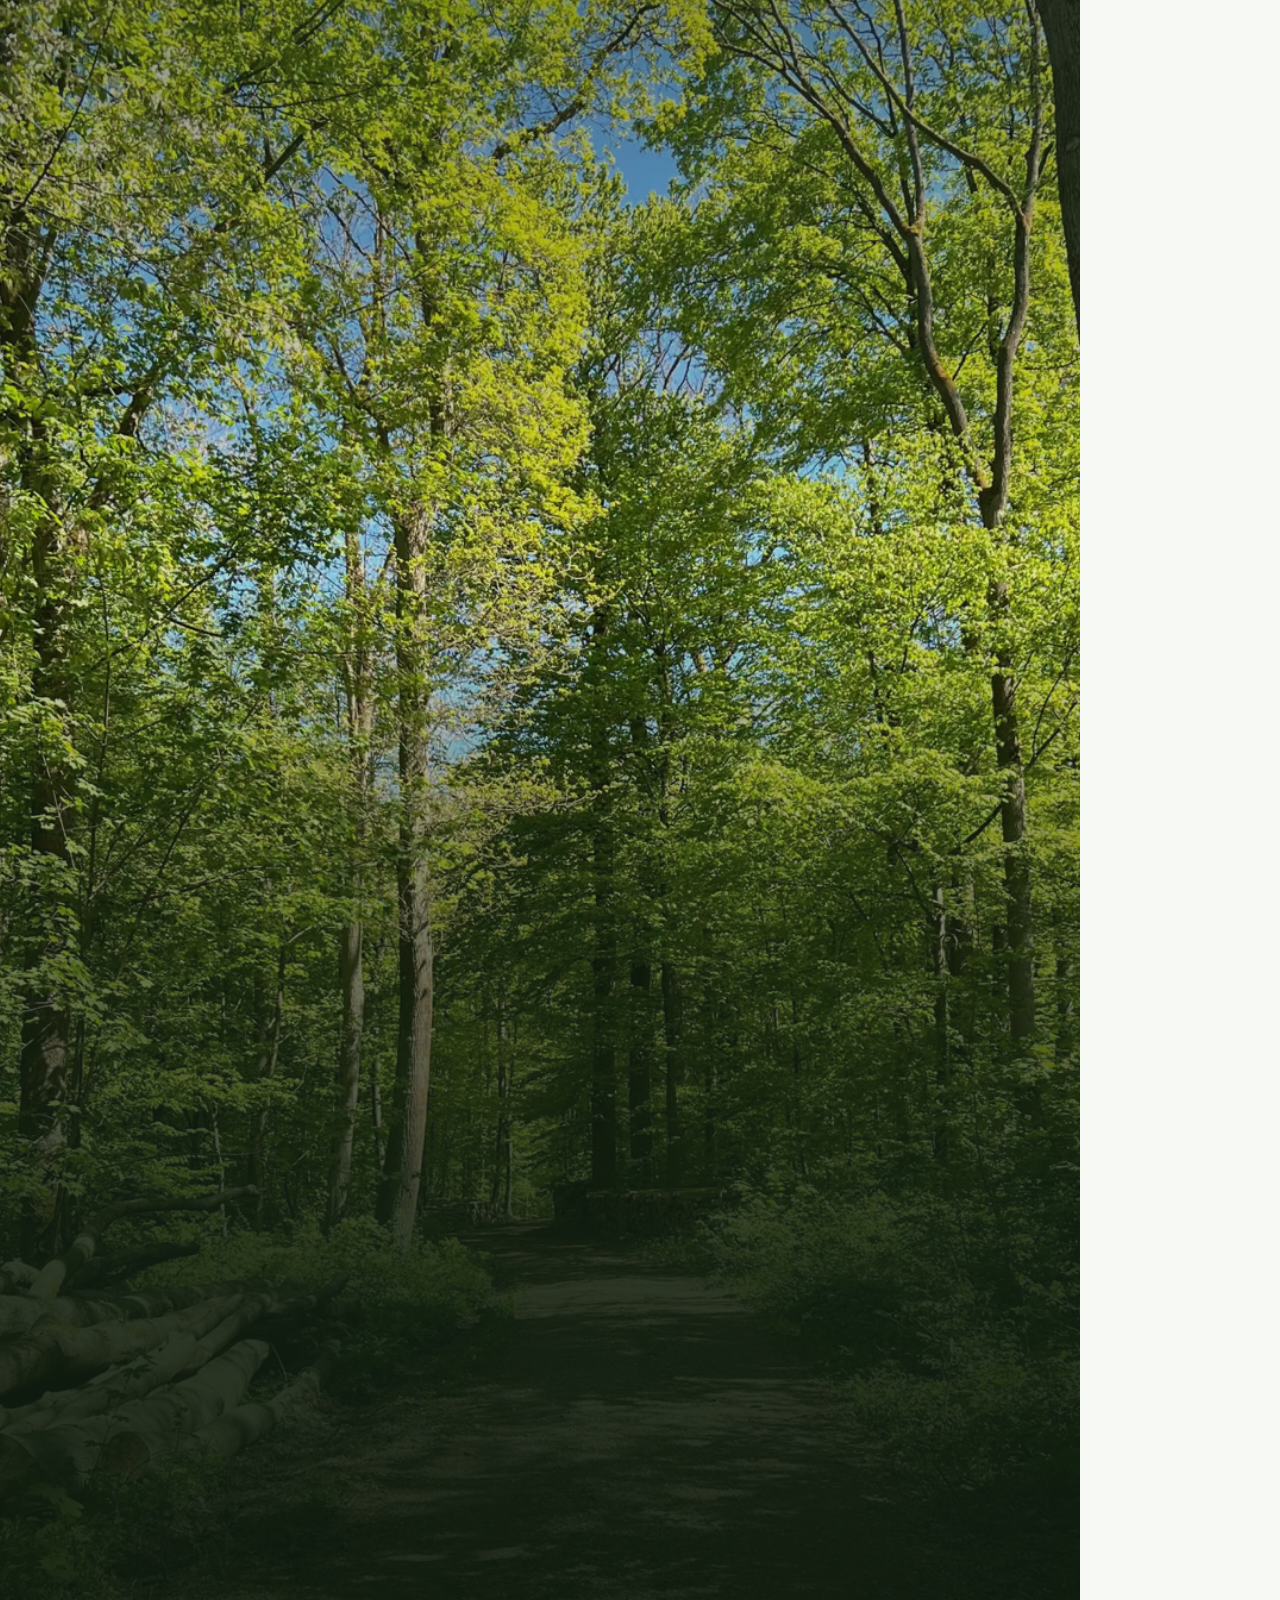
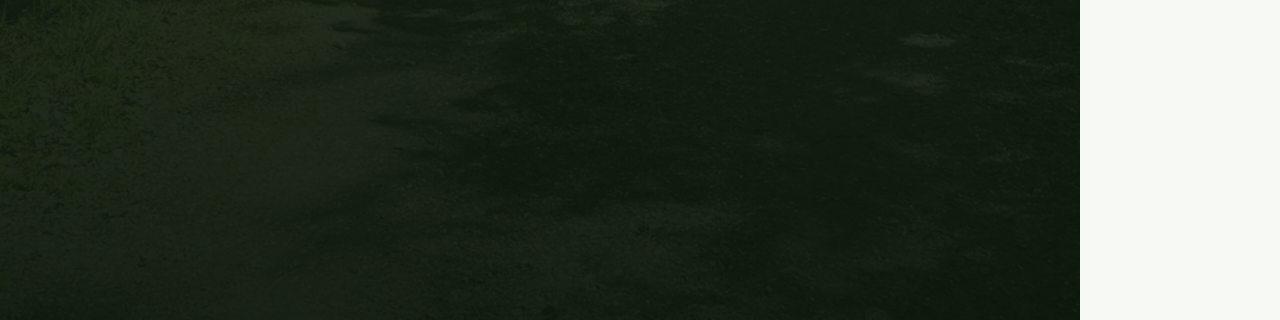
<file: woodmatch-ad/index.html>
<!DOCTYPE html>
<html lang="de">
<head>
<meta charset="UTF-8" />
<title>WoodMatch Werbeclip</title>
<style>
  @font-face { font-family: "Fira Sans"; font-weight: 400; src: url(assets/fonts/fira-400.woff2) format("woff2"); }
  @font-face { font-family: "Fira Sans"; font-weight: 500; src: url(assets/fonts/fira-500.woff2) format("woff2"); }
  @font-face { font-family: "Fira Sans"; font-weight: 600; src: url(assets/fonts/fira-600.woff2) format("woff2"); }
  @font-face { font-family: "Fira Sans"; font-weight: 700; src: url(assets/fonts/fira-700.woff2) format("woff2"); }
  @font-face { font-family: "Fira Sans"; font-weight: 800; src: url(assets/fonts/fira-800.woff2) format("woff2"); }

  :root {
    --green: #2d8d31;
    --green-d: #246d27;
    --forest: #1f3a20;
    --forest-2: #2c4d2d;
    --app: #3a6b40;
    --app-l: #e3eee2;
    --mint: #84d68a;
    --brown: #643c2d;
    --paper: #f7f9f5;
    --ink: #2f343b;
    --muted: #6f7680;
    --line: #e4e9e1;
    --amber: #e39b2d;
  }
  * { box-sizing: border-box; margin: 0; padding: 0; }
  html, body { width: 1080px; height: 1920px; overflow: hidden; background: var(--paper); }
  body { font-family: "Fira Sans", sans-serif; color: var(--ink); -webkit-font-smoothing: antialiased; }
  #stage { position: relative; width: 1080px; height: 1920px; overflow: hidden; background: var(--paper); }
  .abs { position: absolute; }
  .scene { position: absolute; inset: 0; }
  .brand-wood { color: var(--green); }
  .brand-match { color: var(--brown); }

  /* ---------- Wald-Hintergrund ---------- */
  #forest { position: absolute; inset: -60px; background: url(assets/forest.jpg) center / cover no-repeat; }
  #forestShade { position: absolute; inset: 0;
    background: linear-gradient(180deg, rgba(20,38,21,.45) 0%, rgba(20,38,21,.10) 30%, rgba(16,30,17,.55) 48%, rgba(16,30,17,.88) 66%, rgba(12,24,13,.95) 100%); }
  #ctaShade { position: absolute; inset: 0; background: radial-gradient(120% 80% at 50% 50%, rgba(14,28,15,.78) 0%, rgba(14,28,15,.62) 60%, rgba(10,20,11,.85) 100%); }

  /* ---------- Hook ---------- */
  #hook { color: #fff; }
  #hook .kicker { left: 90px; top: 1050px; font-size: 34px; font-weight: 600; letter-spacing: .14em; text-transform: uppercase; color: var(--mint); display: flex; align-items: center; gap: 22px; }
  #hook .kicker i { display: block; width: 70px; height: 3px; background: var(--mint); }
  #hook h1 { left: 86px; top: 1110px; font-size: 150px; line-height: 1.0; font-weight: 800; letter-spacing: -.02em; }
  #hook p { left: 90px; top: 1430px; font-size: 58px; font-weight: 600; color: rgba(255,255,255,.95); }

  /* ---------- Logo ---------- */
  #logoScene { background: var(--paper); }
  #logoScene .logo { left: 0; right: 0; top: 760px; text-align: center; font-size: 172px; font-weight: 700; letter-spacing: -.01em; }
  #logoScene .logo span { display: inline-block; }
  #logoScene .claim { left: 0; right: 0; top: 1000px; text-align: center; font-size: 46px; font-weight: 600; color: var(--ink); }
  #logoScene .claim b { color: var(--green); }
  #logoScene .rule { left: 390px; top: 975px; width: 300px; height: 4px; background: var(--green); border-radius: 2px; }
  .leaf { position: absolute; background: var(--green); opacity: .12; }

  /* ---------- Feature-Rahmen ---------- */
  #features { background: var(--paper); }
  .bgblob { position: absolute; border-radius: 50%; }
  .stepHead { position: absolute; left: 70px; right: 60px; top: 250px; }
  .stepHead .num { font-size: 32px; font-weight: 700; letter-spacing: .14em; color: var(--green); text-transform: uppercase; display: flex; align-items: center; gap: 18px; }
  .stepHead .num i { display: block; width: 56px; height: 3px; background: var(--green); }
  .stepHead h2 { margin-top: 18px; font-size: 84px; line-height: 1.04; font-weight: 800; letter-spacing: -.015em; color: var(--ink); }
  .stepHead h2 em { font-style: normal; color: var(--green); }
  .stepHead p { margin-top: 22px; font-size: 36px; line-height: 1.3; font-weight: 500; color: var(--muted); }
  .pill { display: inline-block; font-size: 24px; letter-spacing: .08em; font-weight: 800; color: #fff; padding: 7px 16px; border-radius: 12px; }
  .pill.g { background: var(--green); }
  .pill.a { background: var(--amber); }

  #dots { position: absolute; left: 70px; top: 200px; display: flex; gap: 12px; }
  #dots b { display: block; height: 10px; width: 44px; border-radius: 5px; background: #d8dfd4; overflow: hidden; position: relative; }
  #dots b s { position: absolute; left: 0; top: 0; bottom: 0; width: 0; background: var(--green); }

  .sub { position: absolute; left: 70px; right: 70px; top: 1290px; font-size: 38px; line-height: 1.32; font-weight: 500; color: var(--muted); }
  .sub b { color: var(--ink); font-weight: 700; }

  /* Laptop */
  #laptop { position: absolute; left: 40px; top: 660px; width: 1000px; height: 590px; }
  #lid { position: absolute; left: 0; top: 0; width: 1000px; height: 552px; border-radius: 30px 30px 8px 8px; background: #1c211e;
    box-shadow: inset 0 0 0 2px #3b423d; padding: 18px 18px 21px; }
  #cam { position: absolute; left: 496px; top: 7px; width: 8px; height: 8px; border-radius: 50%; background: #3b4a3f; }
  #screen { position: relative; width: 964px; height: 513px; overflow: hidden; background: #fff; border-radius: 4px; }
  #base { position: absolute; left: -30px; top: 548px; width: 1060px; height: 30px; border-radius: 4px 4px 22px 22px;
    background: linear-gradient(180deg, #d9ddd8 0%, #b9beb8 55%, #8e948d 100%); }
  #base::before { content: ""; position: absolute; left: 440px; top: 0; width: 180px; height: 12px; border-radius: 0 0 12px 12px; background: #a3a9a2; }
  #shadow { position: absolute; left: 20px; top: 575px; width: 960px; height: 50px; border-radius: 50%; background: rgba(31,58,32,.28); filter: blur(22px); }

  /* ================= Nachgebaute App (Designgröße 1600×852) ================= */
  #app { position: absolute; left: 0; top: 0; width: 1600px; height: 852px; transform-origin: 0 0; background: #fff; overflow: hidden; font-size: 16px; }
  #side { position: absolute; left: 0; top: 0; bottom: 0; width: 250px; background: #f4f6f3; border-right: 1px solid #e3e7e1; }
  #side .lg { position: absolute; left: 24px; top: 20px; font-size: 30px; font-weight: 700; }
  #side .sec { position: absolute; left: 24px; font-size: 12px; font-weight: 700; letter-spacing: .08em; color: #7b828b; }
  .nav { position: absolute; left: 12px; width: 226px; height: 38px; border-radius: 8px; display: flex; align-items: center; gap: 12px; padding-left: 14px; font-size: 15.5px; font-weight: 600; color: #2f343b; z-index: 2; }
  .nav svg { width: 18px; height: 18px; flex: none; }
  .nav.on { color: #fff; }
  #navHi { position: absolute; left: 12px; top: 92px; width: 226px; height: 38px; border-radius: 8px; background: var(--app); z-index: 1; }
  #user { position: absolute; left: 12px; right: 12px; bottom: 60px; height: 58px; border-radius: 10px; background: #e9ece8; padding: 10px 14px 0 44px; font-size: 14px; font-weight: 600; }
  #user small { display: block; font-size: 12px; color: #7b828b; font-weight: 500; margin-top: 2px; }
  #user svg { position: absolute; left: 14px; top: 19px; width: 18px; height: 18px; }
  #sideFoot { position: absolute; left: 0; right: 0; bottom: 0; height: 50px; border-top: 1px solid #e3e7e1; display: flex; justify-content: space-around; align-items: center; }
  #sideFoot i { width: 30px; height: 30px; border-radius: 50%; border: 2px solid var(--green); display: block; }

  .page { position: absolute; left: 250px; top: 0; right: 0; bottom: 0; background: #fff; }
  .page h1 { position: absolute; left: 40px; top: 22px; font-size: 32px; font-weight: 700; color: #111; }
  .page .ps { position: absolute; left: 40px; top: 68px; font-size: 16px; color: #7b828b; }
  .lbl { position: absolute; font-size: 12px; font-weight: 700; letter-spacing: .08em; color: #5d646d; }
  .kc { position: absolute; width: 286px; height: 170px; border: 1px solid #e3e7e1; border-left: 4px solid var(--app); border-radius: 8px; background: #fff; padding: 20px 22px; box-shadow: 0 1px 3px rgba(0,0,0,.04); }
  .kc.br { border-left-color: #a0673f; }
  .kc .ib { width: 46px; height: 46px; border-radius: 8px; background: #e6eee5; display: grid; place-items: center; }
  .kc.br .ib { background: #fbe3cf; }
  .kc .ib svg { width: 22px; height: 22px; }
  .kc .vv { position: absolute; left: 82px; top: 22px; font-size: 34px; font-weight: 700; color: #111; white-space: nowrap; }
  .kc .gs { position: absolute; left: 82px; top: 66px; font-size: 9px; font-weight: 800; letter-spacing: .06em; border: 1px solid #ddd; border-radius: 6px; padding: 2px 6px; }
  .kc .kl { position: absolute; left: 22px; top: 112px; font-size: 16px; font-weight: 700; color: #222; }
  .kc .ks { position: absolute; left: 22px; top: 136px; font-size: 13.5px; color: #7b828b; white-space: nowrap; }
  .card { position: absolute; border: 1px solid #e3e7e1; border-radius: 8px; background: #fff; }
  .rec { position: absolute; left: 14px; right: 14px; height: 106px; border: 1px solid #e3e7e1; border-left: 4px solid var(--app); border-radius: 8px; padding: 12px 14px 0 56px; background: #fff; }
  .rec.bl { border-left-color: #5b8fc9; }
  .rec .ri { position: absolute; left: 12px; top: 14px; width: 32px; height: 32px; border-radius: 8px; background: #e6eee5; display: grid; place-items: center; }
  .rec .rt { font-size: 14px; font-weight: 700; color: #111; }
  .rec .rd { font-size: 11.5px; color: #7b828b; margin-top: 5px; line-height: 1.3; }
  .rec .rb { position: absolute; right: 12px; bottom: 10px; font-size: 13px; font-weight: 700; color: var(--app); background: var(--app-l); border-radius: 6px; padding: 4px 10px; }
  .rec .pts { position: absolute; left: 56px; bottom: 12px; font-size: 9px; font-weight: 800; color: var(--app); background: #d7ecd4; border-radius: 6px; padding: 3px 7px; }

  .btnG { position: absolute; height: 38px; border-radius: 8px; background: var(--app); color: #fff; font-size: 14px; font-weight: 700; display: flex; align-items: center; gap: 8px; padding: 0 14px; white-space: nowrap; }
  .btnL { position: absolute; height: 38px; border-radius: 8px; background: #f1f3f0; color: #555; font-size: 14px; font-weight: 600; display: flex; align-items: center; gap: 8px; padding: 0 14px; }
  .tbl { position: absolute; font-size: 13.5px; }
  .tr { position: absolute; left: 0; right: 0; height: 44px; border-bottom: 1px solid #edf0ec; display: flex; align-items: center; }
  .tr.hd { font-weight: 700; color: #222; font-size: 13px; }
  .tr span { display: block; padding-left: 12px; white-space: nowrap; overflow: hidden; }
  .tr .rt { text-align: right; padding-right: 12px; }
  .rowHi { position: absolute; left: 0; right: 0; height: 44px; background: #e9f4e8; box-shadow: inset 4px 0 0 var(--green); }
  .mapBox { position: absolute; border: 1px solid #e3e7e1; border-radius: 10px; overflow: hidden; background: #f2efe6; }
  .mapBox svg { position: absolute; left: 0; top: 0; }
  .layers { position: absolute; right: 14px; top: 14px; width: 300px; background: #fff; border-radius: 8px; box-shadow: 0 6px 20px rgba(0,0,0,.14); padding: 12px 14px 8px; }
  .layers .lh { font-size: 12px; font-weight: 700; color: #6f7680; }
  .layers .lh small { display: block; font-weight: 500; margin-top: 2px; }
  .lr { position: relative; height: 44px; display: flex; align-items: center; gap: 10px; }
  .lr .th { width: 32px; height: 32px; border-radius: 6px; flex: none; }
  .lr .ln { font-size: 13px; font-weight: 700; color: #222; line-height: 1.15; }
  .lr .ln small { display: block; font-size: 10.5px; font-weight: 500; color: #7b828b; }
  .tg { position: absolute; right: 0; top: 14px; width: 30px; height: 16px; border-radius: 8px; background: #e2e5e1; }
  .tg .on { position: absolute; inset: 0; border-radius: 8px; background: var(--app); }
  .tg .kn { position: absolute; left: 2px; top: 2px; width: 12px; height: 12px; border-radius: 50%; background: #fff; box-shadow: 0 1px 2px rgba(0,0,0,.3); }
  .mctl { position: absolute; right: 12px; width: 30px; height: 30px; border-radius: 6px; background: var(--app); color: #fff; display: grid; place-items: center; font-weight: 700; font-size: 18px; }

  .menu { position: absolute; width: 300px; background: #fff; border-radius: 8px; box-shadow: 0 8px 28px rgba(0,0,0,.16); padding: 6px; transform-origin: 20px 0; }
  .mi { height: 36px; display: flex; align-items: center; gap: 10px; padding-left: 12px; font-size: 14px; border-radius: 6px; position: relative; }
  .mi i { width: 14px; height: 14px; border-radius: 3px; display: block; flex: none; }
  .mdiv { height: 1px; background: #eceeea; margin: 5px 0; }
  .miHi { position: absolute; left: 6px; right: 6px; height: 36px; border-radius: 6px; background: #eaf3e9; box-shadow: inset 0 0 0 2px var(--app); }

  .dim { position: absolute; inset: 0; background: rgba(20,24,22,.42); }
  .modal { position: absolute; left: 360px; top: 150px; width: 880px; height: 590px; background: #fff; border-radius: 12px; box-shadow: 0 20px 60px rgba(0,0,0,.3); }
  .modal .mt { position: absolute; left: 24px; top: 20px; font-size: 18px; font-weight: 600; }
  .stp { position: absolute; top: 62px; display: flex; align-items: center; gap: 10px; }
  .stp b { width: 32px; height: 32px; border-radius: 50%; border: 2px solid #cfd6ce; display: grid; place-items: center; font-size: 13px; color: #555; background: #f2f4f1; position: relative; }
  .stp b s { position: absolute; inset: -2px; border-radius: 50%; background: var(--app); color: #fff; display: grid; place-items: center; text-decoration: none; }
  .stp .st { font-size: 14px; font-weight: 700; }
  .stp .st small { display: block; font-size: 11px; font-weight: 500; color: #7b828b; }
  .sline { position: absolute; top: 78px; height: 2px; background: #dfe4de; }
  .sline s { position: absolute; left: 0; top: 0; bottom: 0; width: 0; background: var(--app); }
  .tiles { position: absolute; left: 24px; top: 160px; width: 832px; display: grid; grid-template-columns: repeat(3, 1fr); gap: 12px; }
  .tile { position: relative; height: 100px; border: 1px solid #dfe4de; border-radius: 6px; display: flex; flex-direction: column; align-items: center; justify-content: center; gap: 10px; font-size: 14px; font-weight: 600; background: #fff; }
  .tile .ti { width: 40px; height: 40px; border-radius: 6px; background: #e3efe2; display: grid; place-items: center; }
  .tile .ti svg { width: 22px; height: 22px; }
  .tile .sel { position: absolute; inset: -1px; border-radius: 6px; border: 2px solid var(--app); background: rgba(58,107,64,.07); }

  .org { position: absolute; top: 170px; width: 395px; height: 228px; border: 1px solid #e3e7e1; border-radius: 8px; background: #fff; box-shadow: 0 2px 6px rgba(0,0,0,.05); padding: 22px 20px; }
  .org .on_ { font-size: 17px; font-weight: 700; display: flex; gap: 10px; align-items: center; color: #111; }
  .chipS { display: inline-block; font-size: 8.5px; font-weight: 800; letter-spacing: .04em; border-radius: 6px; padding: 3px 8px; }
  .org .desc { font-size: 13px; color: #7b828b; font-style: italic; margin-top: 12px; }
  .org .area { font-size: 11.5px; color: #7b828b; margin-top: 10px; }
  .org .pa { position: absolute; left: 20px; bottom: 22px; height: 28px; border-radius: 6px; background: #e3eee2; color: #2f4f33; font-size: 12px; font-weight: 700; padding: 0 12px; display: flex; align-items: center; gap: 6px; }
  .org .ba { position: absolute; right: 20px; bottom: 20px; height: 34px; width: 132px; border-radius: 6px; background: var(--app); color: #fff; font-size: 13.5px; font-weight: 700; display: grid; place-items: center; }

  .toast { position: absolute; background: #fff; border-radius: 10px; box-shadow: 0 10px 30px rgba(0,0,0,.18); padding: 12px 16px 12px 50px; font-size: 14px; font-weight: 700; }
  .toast small { display: block; font-size: 12px; color: #7b828b; font-weight: 500; margin-top: 2px; }
  .toast .tk { position: absolute; left: 12px; top: 12px; width: 28px; height: 28px; border-radius: 50%; background: var(--green); display: grid; place-items: center; }

  #cursor { position: absolute; left: 0; top: 0; width: 34px; height: 34px; z-index: 100; transform-origin: 4px 4px; }
  #clickFx { position: absolute; left: -22px; top: -22px; width: 44px; height: 44px; border-radius: 50%; border: 3px solid rgba(45,141,49,.8); }

  /* Matching-Karten */
  .matchLbl { position: absolute; left: 70px; top: 1282px; font-size: 30px; font-weight: 700; color: var(--ink); display: flex; align-items: center; gap: 14px; }
  .match { position: absolute; top: 1340px; width: 300px; height: 190px; background: #fff; border-radius: 26px; padding: 24px;
    box-shadow: 0 24px 50px rgba(31,58,32,.18), 0 5px 14px rgba(31,58,32,.08); }
  .match .ic { width: 60px; height: 60px; border-radius: 18px; display: grid; place-items: center; background: #e8f3e7; }
  .match .ic svg { width: 34px; height: 34px; }
  .match .tt { margin-top: 14px; font-size: 32px; font-weight: 700; line-height: 1.1; }
  .match .ok { position: absolute; right: 22px; top: 26px; font-size: 20px; font-weight: 800; letter-spacing: .06em; color: #fff; background: var(--amber); padding: 5px 12px; border-radius: 10px; }

  /* ---------- Preis ---------- */
  #pricing { background: var(--forest); color: #fff; }
  #pricing .kick { left: 90px; top: 430px; font-size: 32px; font-weight: 700; letter-spacing: .14em; text-transform: uppercase; color: var(--mint); display: flex; align-items: center; gap: 18px; }
  #pricing .kick i { display: block; width: 56px; height: 3px; background: var(--mint); }
  #pricing h2 { left: 86px; top: 500px; font-size: 104px; line-height: 1.04; font-weight: 800; letter-spacing: -.02em; }
  #pricing h2 em { font-style: normal; color: var(--mint); }
  #pricing .list { left: 90px; top: 800px; display: grid; gap: 34px; }
  #pricing .li { display: flex; align-items: center; gap: 28px; font-size: 52px; font-weight: 700; }
  #pricing .li .ck { width: 78px; height: 78px; border-radius: 50%; background: var(--green); display: grid; place-items: center; flex: none; }
  #pricing .note { left: 90px; right: 90px; top: 1270px; font-size: 40px; line-height: 1.35; font-weight: 500; color: rgba(255,255,255,.85); border-left: 6px solid var(--mint); padding-left: 30px; }

  /* ---------- CTA ---------- */
  #cta { color: #fff; }
  #cta .logoCard { left: 190px; top: 380px; width: 700px; height: 190px; background: #fff; border-radius: 40px; display: grid; place-items: center; box-shadow: 0 30px 80px rgba(0,0,0,.25); }
  #cta .logoCard img { width: 540px; }
  #cta h2 { left: 0; right: 0; top: 740px; text-align: center; font-size: 118px; line-height: 1.02; font-weight: 800; letter-spacing: -.02em; }
  #cta h2 em { font-style: normal; color: var(--mint); }
  #cta .sub2 { left: 110px; right: 110px; top: 1010px; text-align: center; font-size: 42px; line-height: 1.3; font-weight: 500; color: rgba(255,255,255,.9); }
  #cta .button { left: 210px; top: 1190px; width: 660px; height: 128px; border-radius: 64px; background: var(--green); display: flex; align-items: center; justify-content: center; gap: 18px; font-size: 50px; font-weight: 700; color: #fff; box-shadow: 0 20px 50px rgba(45,141,49,.45); }
  #cta .url { left: 0; right: 0; top: 1355px; text-align: center; font-size: 48px; font-weight: 700; color: #fff; }
  #cta .fine { left: 0; right: 0; top: 1435px; text-align: center; font-size: 30px; font-weight: 600; color: var(--mint); letter-spacing: .02em; }
</style>
</head>
<body>
<div id="stage">

  <div id="forestWrap" class="scene"><div id="forest"></div><div id="forestShade"></div></div>

  <!-- Hook -->
  <div id="hook" class="scene">
    <div class="abs kicker" id="hookKicker"><i></i>Privatwald</div>
    <h1 class="abs"><span id="hookL1" style="display:block">Du hast</span><span id="hookL2" style="display:block">Wald?</span></h1>
    <p class="abs" id="hookSub">Hol mehr aus ihm raus.</p>
  </div>

  <!-- Logo -->
  <div id="logoScene" class="scene">
    <div class="leaf" id="leaf1" style="left:150px;top:420px;width:120px;height:120px;border-radius:0 120px 0 120px"></div>
    <div class="leaf" id="leaf2" style="left:820px;top:1320px;width:160px;height:160px;border-radius:0 160px 0 160px"></div>
    <div class="leaf" id="leaf3" style="left:780px;top:520px;width:70px;height:70px;border-radius:0 70px 0 70px"></div>
    <div class="abs logo"><span id="lgW" class="brand-wood">Wood</span><span id="lgM" class="brand-match">Match</span></div>
    <div class="abs rule" id="lgRule"></div>
    <div class="abs claim" id="lgClaim">Die Plattform für <b>Privatwaldbesitzer</b></div>
  </div>

  <!-- Features -->
  <div id="features" class="scene">
    <div class="bgblob" id="blob1" style="left:-220px;top:1000px;width:620px;height:620px;background:#e6f1e3"></div>
    <div class="bgblob" id="blob2" style="left:720px;top:1350px;width:520px;height:520px;background:#efe7e2"></div>

    <div id="dots"><b><s id="d1"></s></b><b><s id="d2"></s></b><b><s id="d3"></s></b><b><s id="d4"></s></b><b><s id="d5"></s></b></div>

    <div class="stepHead" id="h1"><div class="num"><i></i>01 · Überblick</div><h2>Dein Wald.<br><em>Auf einen Blick.</em></h2></div>
    <div class="stepHead" id="h2"><div class="num"><i></i>02 · Flurstücke</div><h2>Flurnummer eingeben.<br><em>Wald sehen.</em></h2></div>
    <div class="stepHead" id="h3"><div class="num"><i></i>03 · Objekte</div><h2>Bestände &amp; Polter<br><em>einzeichnen.</em></h2></div>
    <div class="stepHead" id="h4"><div class="num"><i></i>04 · Maßnahmen</div><h2>Maßnahmen planen.<br><em>Schritt für Schritt.</em></h2></div>
    <div class="stepHead" id="h5"><div class="num"><span class="pill g">NUR BEI WOODMATCH</span></div><h2>Marktplatz<br><em>&amp; Matching.</em></h2><p>Finde schon heute die FBG in deiner Nähe.</p></div>

    <div class="sub" id="sub1">Kennzahlen, Schätzungen und <b>persönliche Handlungsempfehlungen</b> für deinen Wald.</div>
    <div class="sub" id="sub2"><b>Geodaten &amp; Satellitenbilder</b> für jedes Flurstück – Baumart, Kronenhöhe, Biomasse.</div>
    <div class="sub" id="sub3">Bestände, Bäume &amp; Polter <b>direkt auf der Karte</b> – alles sicher dokumentiert.</div>
    <div class="sub" id="sub4">Pflanzung, Durchforstung, Holzernte &amp; mehr – <b>geführt in 4 Schritten.</b></div>

    <div id="laptop">
      <div id="shadow"></div>
      <div id="base"></div>
      <div id="lid"><div id="cam"></div>
        <div id="screen">
          <div id="app">
            <!-- Sidebar -->
            <div id="side">
              <div class="lg"><span class="brand-wood">Wood</span><span class="brand-match">Match</span></div>
              <div id="navHi"></div>
              <div id="navItems"></div>
              <div id="user"><svg viewBox="0 0 24 24" fill="none" stroke="#333" stroke-width="2"><circle cx="12" cy="8" r="4"/><path d="M4 21c0-4 4-6 8-6s8 2 8 6"/></svg>Waldemar Holzhausen<small>Eigentümer</small></div>
              <div id="sideFoot"><i></i><i></i><i></i><i></i></div>
            </div>

            <!-- Seite: Übersicht -->
            <div class="page" id="pgHome">
              <h1>Guten Morgen, Waldemar</h1>
              <div class="ps">Willkommen in deinem digitalen Wald – Waldemar Holzhausen.</div>
              <div class="lbl" style="left:40px;top:118px">KENNZAHLEN</div>
              <div class="kc" style="left:40px;top:140px"><div class="ib"><svg viewBox="0 0 24 24" fill="none" stroke="#3a6b40" stroke-width="2"><rect x="3" y="8" width="18" height="8" rx="1"/><path d="M7 8v3M11 8v3M15 8v3M19 8v3"/></svg></div><div class="vv"><span id="nHa" data-d="1">0</span> ha</div><div class="kl">Waldfläche gesamt</div><div class="ks">über <span id="nFs">0</span> Flurstücke</div></div>
              <div class="kc" style="left:342px;top:140px"><div class="ib"><svg viewBox="0 0 24 24" fill="none" stroke="#3a6b40" stroke-width="2"><rect x="5" y="4" width="14" height="17" rx="2"/><path d="M9 4h6v3H9zM9 12h6M9 16h4"/></svg></div><div class="vv" id="nMa">0</div><div class="kl">Aktive Maßnahmen</div><div class="ks">1 geplant · 1 ausgeschrieben</div></div>
              <div class="kc" style="left:644px;top:140px"><div class="ib"><svg viewBox="0 0 24 24" fill="none" stroke="#3a6b40" stroke-width="2"><path d="M3 10v4h4l6 4V6L7 10H3z"/><path d="M17 9a4 4 0 0 1 0 6"/></svg></div><div class="vv" id="nAu">0</div><div class="kl">Aktive Ausschreibungen</div><div class="ks">3 Bewerbungen eingegangen</div></div>
              <div class="lbl" style="left:40px;top:328px">SCHÄTZUNGEN ⓘ</div>
              <div class="kc br" style="left:40px;top:350px"><div class="ib"><svg viewBox="0 0 24 24" fill="none" stroke="#a0673f" stroke-width="2"><path d="M12 3l9 5-9 5-9-5 9-5z"/><path d="M3 13l9 5 9-5"/></svg></div><div class="vv"><span id="nFm">0</span> Fm</div><div class="kl">Holzvorrat gesamt</div><div class="ks">aus dem geschätzten Gesamtbestand</div></div>
              <div class="kc br" style="left:342px;top:350px"><div class="ib"><svg viewBox="0 0 24 24" fill="none" stroke="#a0673f" stroke-width="2"><circle cx="12" cy="12" r="9"/><path d="M15 9.5a3 3 0 0 0-3-1.5c-1.7 0-3 .9-3 2s1.3 1.6 3 2 3 .9 3 2-1.3 2-3 2a3 3 0 0 1-3-1.5M12 6.5v11"/></svg></div><div class="vv">≈ <span id="nEur">0</span> €</div><div class="gs">GESCHÄTZT</div><div class="kl">Holzwert (Orientierung)</div><div class="ks">aus dem geschätzten Gesamtbestand</div></div>
              <div class="kc br" style="left:644px;top:350px"><div class="ib"><svg viewBox="0 0 24 24" fill="none" stroke="#a0673f" stroke-width="2"><path d="M5 19c0-8 6-14 14-14 0 8-6 14-14 14z"/><path d="M5 19l7-7"/></svg></div><div class="vv"><span id="nCo">0</span> t</div><div class="kl">CO₂-Speicher</div><div class="ks">im stehenden Holz gebunden</div></div>
              <div class="lbl" style="left:40px;top:540px">AUSWERTUNGEN</div>
              <div class="card" style="left:40px;top:562px;width:890px;height:250px;border-left:4px solid #5b8fc9">
                <div style="position:absolute;left:22px;top:20px;font-size:16px;font-weight:700">Fläche je Bestand</div>
                <div style="position:absolute;left:22px;top:42px;font-size:12px;color:#7b828b">Schätzwerte – keine Verkaufsgrundlage. Gesamt: 6,6 ha.</div>
                <div id="bars"></div>
              </div>
              <div class="lbl" style="left:950px;top:118px">AKTUELLES</div>
              <div class="card" style="left:950px;top:140px;width:360px;height:410px">
                <div style="position:absolute;left:14px;top:14px;width:32px;height:32px;border-radius:8px;background:#fbe3cf;display:grid;place-items:center"><svg width="18" height="18" viewBox="0 0 24 24" fill="none" stroke="#a0673f" stroke-width="2"><path d="M12 3v4M12 17v4M3 12h4M17 12h4M6 6l2.5 2.5M15.5 15.5L18 18"/></svg></div>
                <div style="position:absolute;left:56px;top:14px;font-size:15px;font-weight:700">Handlungsempfehlungen</div>
                <div style="position:absolute;left:56px;top:34px;font-size:11.5px;color:#7b828b">3 offen</div>
                <svg style="position:absolute;right:14px;top:10px;transform:rotate(-90deg)" width="44" height="44" viewBox="0 0 42 42"><circle cx="21" cy="21" r="16" fill="none" stroke="#eee" stroke-width="5"/><circle id="ring" cx="21" cy="21" r="15.915" fill="none" stroke="#c0692e" stroke-width="5" stroke-dasharray="0 100" stroke-linecap="round"/></svg>
                <div id="nScore" style="position:absolute;right:14px;top:10px;width:44px;height:44px;display:grid;place-items:center;font-size:12px;font-weight:800">0</div>
                <div class="rec" id="rec1" style="top:66px"><div class="ri"><svg width="16" height="16" viewBox="0 0 24 24" fill="none" stroke="#3a6b40" stroke-width="2"><rect x="5" y="4" width="14" height="17" rx="2"/><path d="M9 12h6M9 16h4"/></svg></div><div class="rt">Erste Maßnahme planen</div><div class="rd">Pflanzung, Ernte, Verkehrssicherung … – wir führen dich Schritt für Schritt.</div><div class="pts">+20 PUNKTE</div><div class="rb">Maßnahme planen ›</div></div>
                <div class="rec" id="rec2" style="top:182px"><div class="ri"><svg width="16" height="16" viewBox="0 0 24 24" fill="none" stroke="#3a6b40" stroke-width="2"><path d="M12 3v4M12 17v4M3 12h4M17 12h4"/></svg></div><div class="rt">Waldbesitzer-Vereinigung finden</div><div class="rd">Gemeinsam vermarkten, Maßnahmen bündeln und von Beratung profitieren.</div><div class="rb">Zusammenschlüsse suchen ›</div></div>
                <div class="rec bl" id="rec3" style="top:298px"><div class="ri" style="background:#e1ecf7"><svg width="16" height="16" viewBox="0 0 24 24" fill="none" stroke="#5b8fc9" stroke-width="2"><circle cx="12" cy="8" r="4"/><path d="M4 21c0-4 4-6 8-6s8 2 8 6"/></svg></div><div class="rt">Profil vervollständigen (1/5)</div><div class="rd">Vollständige Profile wirken seriöser und werden zuerst vorgeschlagen.</div></div>
              </div>
              <div class="card" style="left:950px;top:566px;width:360px;height:246px">
                <div style="position:absolute;left:18px;top:18px;font-size:15px;font-weight:700">📣 Bekanntmachungen</div>
                <div style="position:absolute;left:18px;right:18px;top:60px;background:#f5f8f4;border-radius:8px;padding:12px 14px;font-size:12.5px;line-height:1.4"><b>FBG Holzhausen</b> · vor 2 Tagen<br><span style="color:#6f7680">Sammelbestellung Pflanzgut bis 15.10. – jetzt Bedarf melden.</span></div>
              </div>
            </div>

            <!-- Seite: Flurstücke -->
            <div class="page" id="pgParc">
              <h1>Meine Flurstücke</h1>
              <div class="ps">Hier verwaltest du deine Flurstücke und Objekte</div>
              <div class="card" style="left:40px;top:100px;width:700px;height:730px"></div>
              <div class="btnG" id="btnSearch" style="left:56px;top:116px"><svg width="15" height="15" viewBox="0 0 24 24" fill="none" stroke="#fff" stroke-width="2.6"><circle cx="10.5" cy="10.5" r="6.5"/><path d="M16 16l5 5"/></svg>Flurstück suchen</div>
              <div class="btnL" style="left:222px;top:116px">🗑 Löschen</div>
              <div class="tbl" style="left:56px;top:176px;width:668px">
                <div class="tr hd" style="top:0"><span style="width:150px">Gemeinde</span><span style="width:160px">Gemarkung</span><span style="width:60px" class="rt">Flur</span><span style="width:90px" class="rt">Flurstück</span><span style="width:120px">Lage</span><span style="width:88px" class="rt">Fläche [ha]</span></div>
                <div class="rowHi" id="pRowHi" style="top:44px"></div>
                <div id="pRows"></div>
              </div>
              <div id="searchPop" class="card" style="left:56px;top:162px;width:560px;height:118px;box-shadow:0 10px 30px rgba(0,0,0,.15);z-index:5;padding:16px 18px">
                <div style="font-size:13px;font-weight:700;color:#444">Flurstück suchen</div>
                <div style="position:absolute;left:18px;top:44px;width:400px;height:44px;border:2px solid var(--app);border-radius:8px;display:flex;align-items:center;padding:0 12px;gap:8px;font-size:16px">
                  <span style="color:#9aa0a6;font-size:13px;white-space:nowrap">Gemarkung · Flur · Nr.</span><b id="typed" data-text="Holzhausen · Flur 23 · 7" style="font-weight:600;white-space:nowrap"></b><i id="caret" style="display:block;width:2px;height:22px;background:var(--app)"></i>
                </div>
                <div class="btnG" id="btnFind" style="left:432px;top:47px">Suchen</div>
              </div>
              <div class="mapBox" id="map1" style="left:760px;top:100px;width:570px;height:730px"></div>
            </div>

            <!-- Seite: Objekte -->
            <div class="page" id="pgObj">
              <h1>Meine Objekte</h1>
              <div class="ps">Hier verwaltest du deine Flurstücke und Objekte</div>
              <div class="card" style="left:40px;top:100px;width:700px;height:730px"></div>
              <div class="btnG" id="btnNew" style="left:56px;top:116px">＋ Neues Objekt ⌄</div>
              <div class="btnL" style="left:216px;top:116px">✎ Bearbeiten</div>
              <div class="tbl" style="left:56px;top:176px;width:668px">
                <div class="tr hd" style="top:0"><span style="width:110px">Typ</span><span style="width:230px">Name</span><span style="width:170px">Baumart / Sortiment</span><span style="width:150px" class="rt">Fläche / Menge</span></div>
                <div class="tr" style="top:44px"><span style="width:110px">🌳 Bestand</span><span style="width:230px">Buchen-Mischwald</span><span style="width:170px">Buche, Eiche</span><span style="width:150px" class="rt">2,6 ha</span></div>
                <div class="tr" style="top:88px"><span style="width:110px">🌲 Bestand</span><span style="width:230px">Fichte Nordhang</span><span style="width:170px">Fichte</span><span style="width:150px" class="rt">2,5 ha</span></div>
                <div class="tr" style="top:132px"><span style="width:110px">🌳 Baum</span><span style="width:230px">Habitatbaum Eiche</span><span style="width:170px">Eiche</span><span style="width:150px" class="rt">–</span></div>
                <div class="rowHi" id="oRowHi" style="top:176px"></div>
                <div class="tr" id="oRowNew" style="top:176px"><span style="width:110px">🪵 Polter</span><span style="width:230px">Polter am Waldweg</span><span style="width:170px">Fi/Ta L2b</span><span style="width:150px" class="rt">48 Fm</span></div>
              </div>
              <div class="menu" id="menuNew" style="left:56px;top:160px;z-index:5">
                <div class="miHi" id="miHi" style="top:78px"></div>
                <div class="mi"><i style="background:#5b8fc9"></i>Bestand einzeichnen</div>
                <div class="mi"><i style="background:#3f9a44"></i>Baum setzen</div>
                <div class="mi"><i style="background:#e0a060"></i>Polter setzen</div>
                <div class="mi"><i style="background:#d9534f"></i>Kalamität einzeichnen</div>
                <div class="mi"><i style="background:#a58bd6"></i>Bereich einzeichnen</div>
                <div class="mdiv"></div>
                <div class="mi"><i style="background:#5b8fc9"></i>Bestand für Flurstücke erstellen</div>
                <div class="mi"><i style="background:#d9534f"></i>Kalamität für Flurstücke erstellen</div>
                <div class="mi"><i style="background:#a58bd6"></i>Bereich für Flurstücke erstellen</div>
              </div>
              <div class="mapBox" id="map2" style="left:760px;top:100px;width:570px;height:730px"></div>
              <svg id="polterPin" style="position:absolute;left:1040px;top:470px;overflow:visible" width="1" height="1">
                <ellipse cx="0" cy="4" rx="12" ry="5" fill="rgba(0,0,0,.25)"/>
                <path d="M0 0 C -22 -30, -22 -60, 0 -60 C 22 -60, 22 -30, 0 0 Z" fill="#a0673f" stroke="#fff" stroke-width="3"/>
                <g transform="translate(-10 -48)" fill="#fff"><circle cx="5" cy="14" r="4"/><circle cx="15" cy="14" r="4"/><circle cx="10" cy="7" r="4"/></g>
              </svg>
              <div class="toast" id="polterToast" style="left:1080px;top:380px;width:230px"><div class="tk"><svg width="16" height="16" viewBox="0 0 24 24" fill="none" stroke="#fff" stroke-width="3.2"><path d="M5 12.5l4.5 4.5L19 7"/></svg></div>Polter angelegt<small>Fi/Ta L2b · 48 Fm · abfuhrbereit</small></div>
            </div>

            <!-- Seite: Maßnahmen -->
            <div class="page" id="pgMass">
              <h1>Maßnahmen</h1>
              <div class="ps">Hier planst du deine Maßnahmen</div>
              <div class="card" style="left:40px;top:100px;width:1270px;height:730px"></div>
              <div class="btnG" style="left:56px;top:116px">＋ Maßnahme planen</div>
              <div class="tbl" style="left:56px;top:176px;width:1238px">
                <div class="tr hd" style="top:0"><span style="width:300px">Name</span><span style="width:250px">Maßnahme</span><span style="width:200px">Status</span><span style="width:200px">Sichtbarkeit</span><span style="width:200px">Erstellt am</span></div>
                <div class="tr" style="top:44px"><span style="width:300px">Pflanzung Perspektivisch</span><span style="width:250px">Pflanzung</span><span style="width:200px"><b class="chipS" style="background:#eee">GEPLANT</b></span><span style="width:200px"><b class="chipS" style="background:#eee">PRIVAT</b></span><span style="width:200px">12.09.2026</span></div>
              </div>
            </div>
            <div id="massOverlay" style="position:absolute;inset:0">
              <div class="dim"></div>
              <div class="modal" id="modal">
                <div class="mt">Maßnahme planen</div>
                <div style="position:absolute;right:22px;top:18px;font-size:20px;color:#666">✕</div>
                <div class="sline" style="left:170px;width:120px"><s id="sl1"></s></div>
                <div class="sline" style="left:400px;width:110px"></div>
                <div class="sline" style="left:620px;width:100px"></div>
                <div class="stp" style="left:24px"><b style="border-color:var(--app)">1</b><div class="st">Maßnahme<small>Art des Auftrags</small></div></div>
                <div class="stp" style="left:300px"><b>2<s id="st2">2</s></b><div class="st">Objekte<small>Auswahl auf der Karte</small></div></div>
                <div class="stp" style="left:520px"><b>3</b><div class="st">Details<small>Zusatzinfos</small></div></div>
                <div class="stp" style="left:730px"><b>4</b><div class="st">Speichern<small>Name &amp; Sichtbarkeit</small></div></div>
                <div id="mStep1">
                  <div style="position:absolute;left:24px;top:128px;font-size:15px;font-weight:700">Welche Maßnahme möchtest du planen?</div>
                  <div class="tiles" id="tiles"></div>
                </div>
                <div id="mStep2">
                  <div style="position:absolute;left:24px;top:128px;font-size:15px;font-weight:700">Welche Objekte sind betroffen? <span style="font-weight:500;color:#7b828b">– Auswahl auf der Karte</span></div>
                  <div class="mapBox" style="left:24px;top:160px;width:832px;height:336px">
                    <svg width="832" height="336" viewBox="0 0 832 336">
                      <rect width="832" height="336" fill="#e7eddc"/>
                      <path d="M0 250 C 200 230, 380 280, 560 240 S 760 200, 832 220" stroke="#fff" stroke-width="12" fill="none"/>
                      <path d="M60 40 L 380 20 L 420 200 L 90 230 Z" fill="#cfe0c3" stroke="#8aa886" stroke-width="2" stroke-dasharray="6 5"/>
                      <path d="M440 40 L 760 60 L 740 210 L 460 190 Z" fill="#cfe0c3" stroke="#8aa886" stroke-width="2" stroke-dasharray="6 5"/>
                      <path id="selA" d="M60 40 L 380 20 L 420 200 L 90 230 Z" fill="rgba(58,107,64,.35)" stroke="#3a6b40" stroke-width="4"/>
                      <path id="selB" d="M440 40 L 760 60 L 740 210 L 460 190 Z" fill="rgba(58,107,64,.35)" stroke="#3a6b40" stroke-width="4"/>
                      <text x="200" y="130" font-size="16" font-weight="700" fill="#2f4f33">Fichte Nordhang</text>
                      <text x="540" y="130" font-size="16" font-weight="700" fill="#2f4f33">Buchen-Mischwald</text>
                    </svg>
                  </div>
                  <div id="selCount" style="position:absolute;left:160px;top:540px;font-size:14px;font-weight:700;color:var(--app)">✓ 2 Objekte ausgewählt · 5,1 ha</div>
                </div>
                <div class="btnL" style="left:24px;top:530px;background:#fff;border:1px solid #ddd;color:#222" id="btnCancel">Abbrechen</div>
                <div class="btnG" id="btnNext" style="left:776px;top:530px">Weiter</div>
              </div>
            </div>

            <!-- Seite: Suche -->
            <div class="page" id="pgSearch">
              <h1>Suche</h1>
              <div class="ps">Finde forstwirtschaftliche Organisationen.</div>
              <div class="card" style="left:40px;top:100px;width:1270px;height:330px"></div>
              <div style="position:absolute;left:62px;top:122px;width:450px;height:34px;border:1px solid #dcdfdb;border-radius:6px;font-size:13.5px;color:#9aa0a6;display:flex;align-items:center;padding-left:12px">🔍&nbsp; Organisation nach Name suchen</div>
              <div class="org" id="org1" style="left:62px">
                <div class="on_"><span style="color:var(--green)">▦</span>Forstbetriebsvereinigung Holzhausen e.V.</div>
                <div style="margin-top:12px"><b class="chipS" style="background:#f1f1f1;color:#333">FORSTBETRIEBSVEREINIGUNG (FBV)</b></div>
                <div style="margin-top:8px;position:relative;display:inline-block"><b class="chipS" style="background:#34b53a;color:#fff">◎ DEINE FLURSTÜCKE IM ARBEITSGEBIET</b><div id="badgeRing" style="position:absolute;inset:-5px;border-radius:9px;box-shadow:0 0 0 3px #2d8d31, 0 0 0 9px rgba(45,141,49,.25)"></div></div>
                <div class="desc">Gemeinsam vermarkten, Maßnahmen bündeln.</div>
                <div class="area">◎ Arbeitsgebiet: Holzhausen</div>
                <div class="pa">👁 Profil ansehen</div>
                <div class="ba" id="ba1">Beitritt anfragen</div>
                <div class="ba" id="ba1ok" style="background:#2d8d31">✓ Anfrage gesendet</div>
              </div>
              <div class="org" style="left:477px">
                <div class="on_"><span style="color:var(--green)">▦</span>FBG Hessische Rhön</div>
                <div class="desc">Keine Beschreibung hinterlegt.</div>
                <div class="pa">👁 Profil ansehen</div><div class="ba">Beitritt anfragen</div>
              </div>
              <div class="org" style="left:892px">
                <div class="on_"><span style="color:var(--green)">▦</span>FBG Odenwald</div>
                <div class="desc">Keine Beschreibung hinterlegt.</div>
                <div class="pa">👁 Profil ansehen</div><div class="ba">Beitritt anfragen</div>
              </div>
            </div>

            <!-- Mauszeiger -->
            <div id="cursor"><div id="clickFx"></div><svg width="34" height="34" viewBox="0 0 24 24"><path d="M4 2l15 11-6.5 1.2L16 21l-3 1.4-3.4-6.8L4 19z" fill="#111" stroke="#fff" stroke-width="1.6" stroke-linejoin="round"/></svg></div>
          </div>
        </div>
      </div>
    </div>

    <!-- Matching (bald) -->
    <div class="matchLbl" id="mLbl"><span class="pill a">BALD</span>Automatisches Matching mit …</div>
    <div class="match" id="m1" style="left:60px">
      <div class="ic"><svg viewBox="0 0 24 24" fill="none" stroke="#2d8d31" stroke-width="2" stroke-linecap="round" stroke-linejoin="round"><circle cx="12" cy="7" r="4"/><path d="M4 21c0-4 4-7 8-7s8 3 8 7"/></svg></div>
      <div class="tt">Forstprofis</div>
    </div>
    <div class="match" id="m2" style="left:390px">
      <div class="ic" style="background:#f3ece8"><svg viewBox="0 0 24 24" fill="none" stroke="#643c2d" stroke-width="2"><circle cx="6" cy="16" r="3"/><circle cx="12" cy="16" r="3"/><circle cx="18" cy="16" r="3"/><circle cx="9" cy="10.5" r="3"/><circle cx="15" cy="10.5" r="3"/></svg></div>
      <div class="tt">Holzkäufern</div>
    </div>
    <div class="match" id="m3" style="left:720px">
      <div class="ic"><svg viewBox="0 0 24 24" fill="none" stroke="#2d8d31" stroke-width="2" stroke-linecap="round" stroke-linejoin="round"><path d="M3 21h18"/><path d="M5 21V9l7-5 7 5v12"/><path d="M9 21v-6h6v6"/></svg></div>
      <div class="tt">Sägewerken</div>
    </div>
  </div>

  <!-- Preis -->
  <div id="pricing" class="scene">
    <div class="leaf" id="pleaf1" style="left:760px;top:180px;width:220px;height:220px;border-radius:0 220px 0 220px;background:var(--mint);opacity:.10"></div>
    <div class="leaf" id="pleaf2" style="left:-60px;top:1500px;width:260px;height:260px;border-radius:0 260px 0 260px;background:var(--mint);opacity:.08"></div>
    <div class="abs kick" id="pKick"><i></i>Fair &amp; transparent</div>
    <h2 class="abs"><span id="pL1" style="display:block">Kostenlos starten.</span><span id="pL2" style="display:block"><em>Kostenlos bleiben.</em></span></h2>
    <div class="abs list">
      <div class="li" id="li1"><div class="ck"><svg width="40" height="40" viewBox="0 0 24 24" fill="none" stroke="#fff" stroke-width="3.2" stroke-linecap="round" stroke-linejoin="round"><path d="M5 12.5l4.5 4.5L19 7"/></svg></div><div>Kein Abo</div></div>
      <div class="li" id="li2"><div class="ck"><svg width="40" height="40" viewBox="0 0 24 24" fill="none" stroke="#fff" stroke-width="3.2" stroke-linecap="round" stroke-linejoin="round"><path d="M5 12.5l4.5 4.5L19 7"/></svg></div><div>Keine Grundgebühr</div></div>
      <div class="li" id="li3"><div class="ck"><svg width="40" height="40" viewBox="0 0 24 24" fill="none" stroke="#fff" stroke-width="3.2" stroke-linecap="round" stroke-linejoin="round"><path d="M5 12.5l4.5 4.5L19 7"/></svg></div><div>Keine versteckten Kosten</div></div>
    </div>
    <div class="abs note" id="pNote">Wir verdienen nur eine <b style="color:#fff">Provision</b>, wenn über den Marktplatz ein Auftrag zustande kommt.</div>
  </div>

  <!-- CTA -->
  <div id="cta" class="scene">
    <div id="ctaShade"></div>
    <div class="abs logoCard" id="ctaLogo"><img src="assets/logo-woodmatch.svg" alt="WoodMatch"></div>
    <h2 class="abs"><span id="ctaL1" style="display:block">Dein Wald.</span><span id="ctaL2" style="display:block">In <em>deiner</em> Hand.</span></h2>
    <div class="abs sub2" id="ctaSub">Digitaler Wald, Maßnahmen &amp; Marktplatz – alles auf einer Plattform.</div>
    <div class="abs button" id="ctaBtn">Kostenlos starten <span>→</span></div>
    <div class="abs url" id="ctaUrl">app.woodmatch.de</div>
    <div class="abs fine" id="ctaFine">Kein Abo · Keine Grundgebühr</div>
  </div>
</div>

<script>
/* ================= App-Inhalte per JS erzeugen ================= */
const $ = id => document.getElementById(id);
const ic = {
  grid: '<rect x="4" y="4" width="7" height="7" rx="1"/><rect x="13" y="4" width="7" height="7" rx="1"/><rect x="4" y="13" width="7" height="7" rx="1"/><rect x="13" y="13" width="7" height="7" rx="1"/>',
  chat: '<rect x="4" y="5" width="16" height="12" rx="2"/><path d="M8 21l3-4M8 10h8M8 13h5"/>',
  map: '<path d="M3 6l6-2 6 2 6-2v14l-6 2-6-2-6 2z"/><path d="M9 4v14M15 6v14"/>',
  tree: '<circle cx="9" cy="9" r="5"/><path d="M9 14v7M16 21v-5M13 16h6l-3-6z"/>',
  clip: '<rect x="5" y="4" width="14" height="17" rx="2"/><path d="M9 4h6v3H9zM9 12h6M9 16h4"/>',
  gear: '<circle cx="12" cy="12" r="3"/><path d="M12 3v3M12 18v3M3 12h3M18 12h3M5.6 5.6l2.1 2.1M16.3 16.3l2.1 2.1M5.6 18.4l2.1-2.1M16.3 7.7l2.1-2.1"/>',
  bld: '<rect x="5" y="3" width="14" height="18" rx="1"/><path d="M9 7h2M13 7h2M9 11h2M13 11h2M9 15h2M13 15h2"/>',
  ppl: '<circle cx="8" cy="8" r="3"/><circle cx="16" cy="8" r="3"/><path d="M2 20c0-3 3-5 6-5s6 2 6 5M12 15c1-.6 2.4-1 4-1 3 0 6 2 6 5"/>',
  mem: '<path d="M4 21V8l8-5 8 5v13z"/><path d="M9 21v-6h6v6"/>',
};
const NAV = [
  ['sec', 'START', 70], ['nvHome', 'Übersicht', 92, 'grid'], ['nvChat', 'Unterhaltungen', 132, 'chat'],
  ['sec', 'WALD', 182], ['nvParc', 'Flurstücke', 202, 'map'], ['nvObj', 'Objekte', 242, 'tree'], ['nvMass', 'Maßnahmen', 282, 'clip'],
  ['sec', 'MARKTPLATZ', 332], ['nvAus', 'Ausschreibungen', 352, 'clip'],
  ['sec', 'ORGANISATION', 402], ['nvSet', 'Einstellungen', 422, 'gear'], ['nvStaff', 'Mitarbeitende', 462, 'bld'], ['nvSearch', 'Suche', 502, 'ppl'], ['nvMem', 'Mitgliedschaften', 542, 'mem'],
];
$('navItems').innerHTML = NAV.map(([id, t, y, i]) => id === 'sec'
  ? `<div class="sec" style="top:${y}px">${t}</div>`
  : `<div class="nav" id="${id}" style="top:${y}px"><svg viewBox="0 0 24 24" fill="none" stroke="currentColor" stroke-width="2" stroke-linecap="round" stroke-linejoin="round">${ic[i]}</svg>${t}</div>`).join('');

// Balken "Fläche je Bestand"
const BARS = [['Buchen-Mischwald', 2.6], ['Fichte Nordhang', 2.5], ['Eichen-Jungbestand', 1.5]];
$('bars').innerHTML = BARS.map(([n, v], i) => `
  <div style="position:absolute;left:22px;top:${80 + i * 52}px;width:840px;font-size:13.5px">
    <span>${n}</span><b style="position:absolute;right:0">${v.toLocaleString('de-DE')} ha</b>
    <div style="position:absolute;left:0;top:24px;width:840px;height:8px;border-radius:4px;background:#eef1ed"></div>
    <div id="bar${i}" style="position:absolute;left:0;top:24px;width:${Math.round(v / 2.6 * 840 * .9)}px;height:8px;border-radius:4px;background:var(--app);transform-origin:left"></div>
  </div>`).join('');

// Flurstücks-Tabelle (fiktive Beispieldaten)
const PARC = [['Buchenau', 'Holzhausen', 23, '7', 'Am Buchenhang', '2,52'], ['Buchenau', 'Holzhausen', 23, '18', 'Hohe Tanne', '0,58'],
  ['Buchenau', 'Holzhausen', 24, '142/5', 'Fuchslöcher', '1,36'], ['Buchenau', 'Holzhausen', 4, '36/3', 'Im Eichengrund', '1,12'],
  ['Buchenau', 'Oberweiler', 10, '44/1', 'Langenäcker', '0,26'], ['Buchenau', 'Oberweiler', 3, '45/4', 'Kleiner Eichwald', '0,76']];
$('pRows').innerHTML = PARC.map((r, i) => `<div class="tr" id="pr${i}" style="top:${44 + i * 44}px"><span style="width:150px">${r[0]}</span><span style="width:160px">${r[1]}</span><span style="width:60px" class="rt">${r[2]}</span><span style="width:90px" class="rt">${r[3]}</span><span style="width:120px">${r[4]}</span><span style="width:88px" class="rt">${r[5]}</span></div>`).join('');

// Karte (nachgebaut) inkl. Baumarten-Layer aus deterministischem Zufall
function rng(seed) { return () => (seed = (seed * 16807) % 2147483647) / 2147483647; }
const FOREST = 'M30 70 L 300 40 L 540 110 L 555 430 L 470 690 L 230 715 L 50 610 L 15 330 Z';
const PARCELS = ['M250 300 L 390 285 L 415 430 L 270 455 Z', 'M90 150 L 230 135 L 245 270 L 105 290 Z', 'M300 120 L 470 140 L 470 250 L 310 262 Z', 'M110 470 L 250 455 L 280 610 L 140 630 Z'];
function speckles(seed, n) {
  const r = rng(seed), cols = ['#2e7d32', '#43a047', '#7cb342', '#c0ca33', '#fdd835', '#fb8c00', '#e53935', '#8d6e63', '#1b5e20'];
  let s = '';
  for (let i = 0; i < n; i++) s += `<circle cx="${(r() * 570).toFixed(1)}" cy="${(r() * 730).toFixed(1)}" r="${(1.2 + r() * 2.8).toFixed(1)}" fill="${cols[Math.floor(r() * cols.length)]}"/>`;
  return s;
}
function mapSVG(k, withLayers) {
  return `<svg width="570" height="730" viewBox="0 0 570 730">
    <defs><clipPath id="fc${k}"><path d="${FOREST}"/></clipPath></defs>
    <rect width="570" height="730" fill="#f1eee4"/>
    <path d="M0 0 L 200 0 L 120 60 L 0 90 Z" fill="#ece6c8"/><path d="M400 700 L 570 620 L 570 730 L 380 730 Z" fill="#e6ecd0"/>
    <path d="${FOREST}" fill="#d6e6cb"/>
    <g id="spk${k}" clip-path="url(#fc${k})" opacity=".92">${speckles(7 + k, 5200)}</g>
    <path d="M-10 520 C 120 500, 260 560, 360 520 S 520 440, 580 470" stroke="#d6cfbd" stroke-width="13" fill="none"/>
    <path d="M-10 520 C 120 500, 260 560, 360 520 S 520 440, 580 470" stroke="#fff" stroke-width="9" fill="none"/>
    <path d="M190 -10 C 220 120, 170 260, 240 380 S 280 600, 220 740" stroke="#a9cde3" stroke-width="5" fill="none"/>
    <g fill="#d9d4cb"><rect x="30" y="660" width="26" height="20"/><rect x="64" y="672" width="20" height="18"/><rect x="40" y="695" width="30" height="20"/></g>
    <g fill="none" stroke="#5c7a58" stroke-width="1.6" stroke-dasharray="6 5">${PARCELS.map(p => `<path d="${p}"/>`).join('')}</g>
    <path id="par${k}" d="${PARCELS[0]}" fill="rgba(58,107,64,.28)" stroke="#2d8d31" stroke-width="5" stroke-linejoin="round" pathLength="1" stroke-dasharray="1 1"/>
    <g font-size="12" font-weight="700" fill="#2f4f33"><text x="310" y="375">23/7</text><text x="150" y="220">23/18</text><text x="370" y="200">24/142/5</text><text x="170" y="550">4/36/3</text></g>
  </svg>
  ${withLayers ? `<div class="layers" id="layers${k}"><div class="lh">Kartenebenen<small>Reihenfolge per Griff ändern</small></div>
    ${[['Luftbild Länder', 'Länder · DOP · ~20 cm', 'linear-gradient(135deg,#6b8f4e,#3d5a2f)'], ['Topographische Karte', 'Länder · DTK', 'linear-gradient(135deg,#f3e3c7,#c9d9b3)'],
       ['Baumart', 'DLR · 10 Arten · 10 m', 'conic-gradient(#e53935,#fdd835,#43a047,#fb8c00,#e53935)'], ['Kronenhöhe', 'DLR · RH95 · 10 m', 'linear-gradient(135deg,#9ecae1,#3182bd)'],
       ['Biomasse', 'DLR · 10 m · Stand 2023', 'linear-gradient(135deg,#f4a6d7,#c51b8a)'], ['Sentinel-2 Vitalität (NDVI)', 'Copernicus · 10 m', 'linear-gradient(135deg,#d9ef8b,#1a9850)']]
      .map(([n, s, g], i) => `<div class="lr"><div class="th" style="background:${g}"></div><div class="ln">${n}<small>${s}</small></div><div class="tg">${i === 2 ? `<div class="on" id="tgOn${k}"></div><div class="kn" id="tgKn${k}"></div>` : '<div class="kn"></div>'}</div></div>`).join('')}
  </div>` : ''}
  <div class="mctl" style="bottom:52px">+</div><div class="mctl" style="bottom:14px">−</div>`;
}
$('map1').innerHTML = mapSVG(1, true);
$('map2').innerHTML = mapSVG(2, false);

// Maßnahmen-Kacheln
const T = [['Pflanzung', '<path d="M12 21v-7"/><path d="M12 14c-4 0-6-3-6-6 3 0 6 2 6 6z"/><path d="M12 14c4 0 6-3 6-6-3 0-6 2-6 6z"/>'],
  ['Zaunbau', '<path d="M5 21V6l2-3 2 3v15M15 21V6l2-3 2 3v15M3 10h18M3 16h18"/>'], ['Bestandespflege / Kulturpflege', '<path d="M12 21v-9M12 12l-5-5M12 12l5-5M7 7h0M17 7h0"/>'],
  ['Durchforstung', ic.clip], ['Holzernte', ic.clip], ['Verkehrssicherungsmaßnahme', '<path d="M12 3l9 16H3z"/><path d="M12 10v4M12 17v.5"/>'],
  ['Holz verkaufen', '<path d="M16 7a6 6 0 1 0 0 10M5 10h8M5 14h8"/>'], ['Habitatbaum / Totholz markieren', '<circle cx="12" cy="9" r="5"/><path d="M12 14v7"/>'], ['Vertragsnaturschutz', '<path d="M5 19c0-8 6-14 14-14 0 8-6 14-14 14z"/><path d="M5 19l7-7"/>']];
$('tiles').innerHTML = T.map(([n, p], i) => `<div class="tile" id="tl${i}">${i === 4 ? '<div class="sel" id="tlSel"></div>' : ''}<div class="ti"><svg viewBox="0 0 24 24" fill="none" stroke="#3a6b40" stroke-width="2" stroke-linecap="round" stroke-linejoin="round">${p}</svg></div>${n}</div>`).join('');

/* ============ Mini-Timeline (deterministisch, per Frame gesetzt) ============ */
const DURATION = 38;
const E = {
  lin: t => t,
  out: t => 1 - Math.pow(1 - t, 3),
  in: t => t * t * t,
  io: t => t < .5 ? 4 * t * t * t : 1 - Math.pow(-2 * t + 2, 3) / 2,
  back: t => { const c = 1.9; return 1 + (c + 1) * Math.pow(t - 1, 3) + c * Math.pow(t - 1, 2); },
  step: t => t < 1 ? 0 : 1,
};
const tracks = {};
function tw(id, t0, t1, props, ease = 'out') {
  tracks[id] ??= {};
  for (const [k, v] of Object.entries(props)) (tracks[id][k] ??= []).push({ t0, t1, from: v[0], to: v[1], ease: E[ease] });
}
function set(id, t, props) { for (const k in props) tw(id, t, t, { [k]: [props[k], props[k]] }); }
function val(list, t) {
  if (t < list[0].t0) return list[0].from;
  let cur = list[0];
  for (const x of list) if (t >= x.t0) cur = x;
  const p = cur.t1 === cur.t0 ? 1 : Math.min(1, Math.max(0, (t - cur.t0) / (cur.t1 - cur.t0)));
  return cur.from + (cur.to - cur.from) * cur.ease(p);
}
const fmt = (n, d = 0) => n.toLocaleString('de-DE', { minimumFractionDigits: d, maximumFractionDigits: d });

// Kamera auf die App: Punkt (cx, cy) der 1600×852-App mittig, Zoom z
const SW = 964, SH = 513, AW = 1600, AH = 852, K = SW / AW;
let camPos = [800, 426, 1];
function cam(t0, t1, to, ease = 'io') { tw('app', t0, t1, { cx: [camPos[0], to[0]], cy: [camPos[1], to[1]], z: [camPos[2], to[2]] }, ease); camPos = to; }
// Mauszeiger (App-Koordinaten)
let cur = [900, 700];
function move(t0, t1, to, ease = 'io') { tw('cursor', t0, t1, { x: [cur[0], to[0]], y: [cur[1], to[1]] }, ease); cur = to; }
function click(t) {
  tw('cursor', t, t + .08, { scale: [1, .82] }, 'out'); tw('cursor', t + .08, t + .2, { scale: [.82, 1] }, 'out');
  tw('clickFx', t, t + .45, { o: [1, 0], scale: [.3, 1.4] }, 'out');
}

function render(t) {
  for (const id in tracks) {
    const el = $(id); const tr = tracks[id]; const s = {};
    for (const k in tr) { tr[k].sort((a, b) => a.t0 - b.t0); s[k] = val(tr[k], t); }
    if ('z' in s) {
      const sc = K * s.z;
      const tx = Math.min(0, Math.max(SW - AW * sc, SW / 2 - s.cx * sc));
      const ty = Math.min(0, Math.max(SH - AH * sc, SH / 2 - s.cy * sc));
      el.style.transform = `translate(${tx}px, ${ty}px) scale(${sc})`;
    } else {
      const tf = [];
      if ('x' in s || 'y' in s) tf.push(`translate(${s.x || 0}px, ${s.y || 0}px)`);
      if ('scale' in s) tf.push(`scale(${s.scale})`);
      if ('sx' in s) tf.push(`scaleX(${s.sx})`);
      if ('rot' in s) tf.push(`rotate(${s.rot}deg)`);
      if (tf.length) el.style.transform = tf.join(' ');
    }
    if ('o' in s) { el.style.opacity = s.o; el.style.visibility = s.o <= 0.001 ? 'hidden' : 'visible'; }
    if ('pct' in s) el.style.width = s.pct + '%';
    if ('top' in s) el.style.top = s.top + 'px';
    if ('on' in s) el.classList.toggle('on', s.on > .5);
    if ('chars' in s) el.textContent = el.dataset.text.slice(0, Math.round(s.chars));
    if ('num' in s) el.textContent = fmt(s.num, +(el.dataset.d || 0));
    if ('arc' in s) el.setAttribute('stroke-dasharray', `${s.arc} ${100 - s.arc}`);
    if ('draw' in s) el.setAttribute('stroke-dashoffset', s.draw);
  }
  $('caret').style.opacity = Math.floor(t * 3) % 2 ? 0 : 1;
}

/* ================= Hook (0 – 2.6 s) ================= */
tw('forest', 0, 2.8, { scale: [1.12, 1.0] }, 'lin');
tw('forest', 32.6, 38, { scale: [1.14, 1.02] }, 'lin');
tw('forestWrap', 2.3, 2.7, { o: [1, 0] }, 'io');
tw('forestWrap', 32.5, 33.0, { o: [0, 1] }, 'io');
tw('hookKicker', 0.15, 0.7, { o: [0, 1], x: [-40, 0] });
tw('hookL1', 0.2, 0.8, { o: [0, 1], y: [70, 0] });
tw('hookL2', 0.35, 0.95, { o: [0, 1], y: [70, 0] });
tw('hookSub', 0.9, 1.4, { o: [0, 1], y: [30, 0] });
tw('hook', 2.25, 2.6, { o: [1, 0], y: [0, -60] }, 'in');

/* ================= Logo (2.6 – 5.0 s) ================= */
tw('logoScene', 2.3, 2.7, { o: [0, 1] }, 'io');
tw('logoScene', 4.7, 5.1, { o: [1, 0] }, 'io');
tw('lgW', 2.6, 3.2, { o: [0, 1], x: [-120, 0] });
tw('lgM', 2.72, 3.32, { o: [0, 1], x: [120, 0] });
tw('lgRule', 3.2, 3.7, { sx: [0, 1] }, 'io');
tw('lgClaim', 3.4, 3.9, { o: [0, 1], y: [30, 0] });
tw('leaf1', 2.4, 5, { y: [40, -40], rot: [0, 25] }, 'lin');
tw('leaf2', 2.4, 5, { y: [60, -30], rot: [0, -20] }, 'lin');
tw('leaf3', 2.4, 5, { y: [20, -60], rot: [0, 40] }, 'lin');

/* ================= Features ================= */
const S1 = 5.0, S2 = 9.8, S3 = 14.8, S4 = 19.2, S5 = 23.4, SE = 28.0;
const STEPS = [['1', S1, S2], ['2', S2, S3], ['3', S3, S4], ['4', S4, S5], ['5', S5, SE]];
tw('features', S1 - .2, S1 + .2, { o: [0, 1] }, 'io');
tw('features', SE - .2, SE + .2, { o: [1, 0] }, 'io');
tw('laptop', S1 - .1, S1 + .8, { y: [700, 0], scale: [.9, 1] }, 'out');
tw('laptop', SE - .6, SE, { y: [0, 120], scale: [1, .94] }, 'in');
tw('blob1', S1, SE, { y: [0, -200] }, 'lin');
tw('blob2', S1, SE, { y: [0, -260] }, 'lin');
tw('dots', S1 + .1, S1 + .6, { o: [0, 1] });
for (const [n, a, b] of STEPS) {
  tw('d' + n, a + .1, b, { pct: [0, 100] }, 'lin');
  tw('h' + n, a + .15, a + .75, { o: [0, 1], y: [50, 0] });
  if (n !== '5') tw('h' + n, b - .3, b, { o: [1, 0], y: [0, -40] }, 'in');
  if ($('sub' + n)) { tw('sub' + n, a + .7, a + 1.2, { o: [0, 1], y: [30, 0] }); tw('sub' + n, b - .3, b, { o: [1, 0] }, 'in'); }
}

// Seitenwechsel + Navigation
const PAGES = [['pgHome', 'nvHome', 92, 0], ['pgParc', 'nvParc', 202, S2], ['pgObj', 'nvObj', 242, S3], ['pgMass', 'nvMass', 282, S4], ['pgSearch', 'nvSearch', 502, S5]];
let navY = 92;
PAGES.forEach(([pg, nv, y, t], i) => {
  if (i === 0) { set(pg, 0, { o: 1 }); set(nv, 0, { on: 1 }); return; }
  tw(pg, t - .05, t + .3, { o: [0, 1] }, 'io');
  tw('navHi', t - .3, t + .05, { top: [navY, y] }, 'io'); navY = y;
  set(PAGES[i - 1][1], t - .12, { on: 0 }); set(nv, 0, { on: 0 }); set(nv, t - .12, { on: 1 });
  if (i < PAGES.length - 1) tw(pg, PAGES[i + 1][3] + .3, PAGES[i + 1][3] + .35, { o: [1, 0] });
});
tw('pgHome', S2 + .3, S2 + .35, { o: [1, 0] });
tw('cursor', 0, 0, { o: [0, 0] });
tw('cursor', S2 + .1, S2 + .4, { o: [0, 1] });
tw('clickFx', 0, 0, { o: [0, 0] });

// ---- 01 Übersicht ----
cam(S1 + 1.1, S1 + 2.0, [735, 330, 1.75]);
tw('nHa', S1 + 1.5, S1 + 2.8, { num: [0, 6.6] });
tw('nFs', S1 + 1.5, S1 + 2.4, { num: [0, 8] });
tw('nMa', S1 + 1.6, S1 + 2.2, { num: [0, 2] });
tw('nAu', S1 + 1.7, S1 + 2.3, { num: [0, 1] });
tw('nFm', S1 + 1.8, S1 + 3.1, { num: [0, 1920] });
tw('nEur', S1 + 1.9, S1 + 3.2, { num: [0, 96000] });
tw('nCo', S1 + 2.0, S1 + 3.3, { num: [0, 1760] });
BARS.forEach((_, i) => tw('bar' + i, S1 + 1.2 + i * .1, S1 + 2.2 + i * .1, { sx: [0, 1] }));
cam(S1 + 3.0, S1 + 3.9, [1380, 340, 1.85]);
['rec1', 'rec2', 'rec3'].forEach((id, i) => tw(id, S1 + 3.2 + i * .15, S1 + 3.7 + i * .15, { o: [0, 1], x: [40, 0] }));
tw('ring', S1 + 3.4, S1 + 4.3, { arc: [0, 49] });
tw('nScore', S1 + 3.4, S1 + 4.3, { num: [0, 49] });

// ---- 02 Flurstücke ----
cam(S2 - .4, S2 + .3, [800, 426, 1]);
PARC.forEach((_, i) => set('pr' + i, 0, { o: 0 }));
set('pRowHi', 0, { o: 0 });
tw('searchPop', 0, 0, { o: [0, 0] });
move(S2 + .1, S2 + .7, [390, 135]);
click(S2 + .8);
tw('btnSearch', S2 + .8, S2 + 1.0, { scale: [.95, 1] });
tw('searchPop', S2 + .9, S2 + 1.2, { o: [0, 1], y: [-10, 0] });
cam(S2 + .9, S2 + 1.6, [560, 230, 1.9]);
move(S2 + 1.2, S2 + 1.5, [560, 232]);
tw('typed', S2 + 1.6, S2 + 2.6, { chars: [0, 24] }, 'lin');
move(S2 + 2.6, S2 + 2.9, [772, 230]);
click(S2 + 3.0);
tw('searchPop', S2 + 3.1, S2 + 3.3, { o: [1, 0] });
PARC.forEach((_, i) => tw('pr' + i, S2 + 3.2 + i * .06, S2 + 3.5 + i * .06, { o: [0, 1] }));
tw('pRowHi', S2 + 3.3, S2 + 3.6, { o: [0, 1] });
cam(S2 + 3.2, S2 + 3.9, [1290, 440, 1.25]);
tw('par1', S2 + 3.4, S2 + 4.0, { draw: [1, 0] }, 'io');
set('spk1', 0, { o: 0 });
move(S2 + 3.4, S2 + 4.0, [1537, 268]);
click(S2 + 4.05);
tw('tgOn1', S2 + 4.05, S2 + 4.25, { o: [0, 1] });
tw('tgKn1', S2 + 4.05, S2 + 4.25, { x: [0, 14] });
tw('spk1', S2 + 4.1, S2 + 4.7, { o: [0, 1] }, 'io');

// ---- 03 Objekte ----
cam(S3 - .3, S3 + .5, [560, 360, 1.7]);
tw('menuNew', 0, 0, { o: [0, 0] });
set('miHi', 0, { o: 0 });
set('oRowNew', 0, { o: 0 }); set('oRowHi', 0, { o: 0 });
set('polterPin', 0, { o: 0 }); set('polterToast', 0, { o: 0 });
move(S3 + .1, S3 + .7, [380, 136]);
click(S3 + .8);
tw('menuNew', S3 + .85, S3 + 1.1, { o: [0, 1], scale: [.92, 1] });
move(S3 + 1.1, S3 + 1.6, [420, 258]);
tw('miHi', S3 + 1.5, S3 + 1.7, { o: [0, 1] });
click(S3 + 1.8);
tw('menuNew', S3 + 1.9, S3 + 2.05, { o: [1, 0] });
cam(S3 + 1.9, S3 + 2.7, [1150, 470, 1.5]);
move(S3 + 2.0, S3 + 2.7, [1290, 470]);
click(S3 + 2.8);
tw('polterPin', S3 + 2.8, S3 + 3.2, { o: [0, 1], y: [-80, 0] }, 'back');
tw('polterToast', S3 + 3.1, S3 + 3.5, { o: [0, 1], y: [20, 0] }, 'back');
tw('oRowNew', S3 + 3.2, S3 + 3.5, { o: [0, 1] }); tw('oRowHi', S3 + 3.2, S3 + 3.5, { o: [0, 1] });

// ---- 04 Maßnahmen ----
tw('massOverlay', 0, 0, { o: [0, 0] });
tw('massOverlay', S4 + .3, S4 + .6, { o: [0, 1] });
tw('massOverlay', S5 - .05, S5 + .25, { o: [1, 0] });
tw('modal', S4 + .3, S4 + .7, { scale: [.94, 1], y: [20, 0] }, 'out');
cam(S4 - .3, S4 + .6, [800, 445, 1.42]);
T.forEach((_, i) => tw('tl' + i, S4 + .5 + i * .04, S4 + .85 + i * .04, { o: [0, 1], scale: [.9, 1] }, 'back'));
set('tlSel', 0, { o: 0 });
set('mStep2', 0, { o: 0 });
set('st2', 0, { o: 0 });
move(S4 + .4, S4 + 1.2, [800, 490]);
click(S4 + 1.3);
tw('tlSel', S4 + 1.3, S4 + 1.5, { o: [0, 1] });
tw('tl4', S4 + 1.3, S4 + 1.5, { scale: [.96, 1] }, 'back');
move(S4 + 1.6, S4 + 2.2, [1180, 700]);
click(S4 + 2.3);
tw('mStep1', S4 + 2.35, S4 + 2.55, { o: [1, 0] });
tw('mStep2', S4 + 2.45, S4 + 2.75, { o: [0, 1] });
tw('sl1', S4 + 2.35, S4 + 2.7, { pct: [0, 100] }, 'io');
tw('st2', S4 + 2.6, S4 + 2.8, { o: [0, 1] });
set('selA', 0, { o: 0 }); set('selB', 0, { o: 0 }); set('selCount', 0, { o: 0 });
move(S4 + 2.6, S4 + 3.0, [600, 450]);
click(S4 + 3.05); tw('selA', S4 + 3.05, S4 + 3.25, { o: [0, 1] });
move(S4 + 3.15, S4 + 3.55, [1000, 450]);
click(S4 + 3.6); tw('selB', S4 + 3.6, S4 + 3.8, { o: [0, 1] });
tw('selCount', S4 + 3.7, S4 + 3.9, { o: [0, 1] });

// ---- 05 Suche / Marktplatz ----
cam(S5 - .3, S5 + .4, [800, 426, 1]);
cam(S5 + .6, S5 + 1.4, [560, 290, 1.9]);
set('badgeRing', 0, { o: 0 });
tw('badgeRing', S5 + 1.3, S5 + 1.6, { o: [0, 1], scale: [1.3, 1] });
set('ba1ok', 0, { o: 0 });
move(S5 + .2, S5 + 1.8, [625, 355]);
click(S5 + 1.95);
tw('ba1', S5 + 2.0, S5 + 2.15, { scale: [.94, 1] });
tw('ba1ok', S5 + 2.05, S5 + 2.25, { o: [0, 1] });
tw('mLbl', S5 + 2.2, S5 + 2.6, { o: [0, 1], y: [20, 0] });
tw('m1', S5 + 2.4, S5 + 2.9, { o: [0, 1], y: [80, 0], scale: [.85, 1] }, 'back');
tw('m2', S5 + 2.55, S5 + 3.05, { o: [0, 1], y: [80, 0], scale: [.85, 1] }, 'back');
tw('m3', S5 + 2.7, S5 + 3.2, { o: [0, 1], y: [80, 0], scale: [.85, 1] }, 'back');

/* ================= Preis (28.0 – 32.8 s) ================= */
const P = SE;
tw('pricing', P - .2, P + .2, { o: [0, 1] }, 'io');
tw('pricing', P + 4.6, P + 5.0, { o: [1, 0] }, 'io');
tw('pKick', P + .1, P + .7, { o: [0, 1], x: [-40, 0] });
tw('pL1', P + .2, P + .9, { o: [0, 1], y: [60, 0] });
tw('pL2', P + .5, P + 1.2, { o: [0, 1], y: [60, 0] });
tw('li1', P + 1.3, P + 1.8, { o: [0, 1], x: [-60, 0] });
tw('li2', P + 1.6, P + 2.1, { o: [0, 1], x: [-60, 0] });
tw('li3', P + 1.9, P + 2.4, { o: [0, 1], x: [-60, 0] });
tw('pNote', P + 2.6, P + 3.2, { o: [0, 1], y: [30, 0] });
tw('pleaf1', P, P + 5, { y: [0, -80], rot: [0, 20] }, 'lin');
tw('pleaf2', P, P + 5, { y: [0, -60], rot: [0, -15] }, 'lin');

/* ================= CTA (32.8 – 38 s) ================= */
const C = 32.8;
tw('cta', C - .2, C + .2, { o: [0, 1] }, 'io');
tw('ctaLogo', C + .1, C + .8, { o: [0, 1], y: [-40, 0], scale: [.9, 1] }, 'back');
tw('ctaL1', C + .4, C + 1.1, { o: [0, 1], y: [60, 0] });
tw('ctaL2', C + .6, C + 1.3, { o: [0, 1], y: [60, 0] });
tw('ctaSub', C + 1.2, C + 1.8, { o: [0, 1], y: [30, 0] });
tw('ctaBtn', C + 1.6, C + 2.2, { o: [0, 1], scale: [.7, 1] }, 'back');
tw('ctaBtn', C + 3.0, C + 3.3, { scale: [1, 1.05] }, 'io');
tw('ctaBtn', C + 3.3, C + 3.6, { scale: [1.05, 1] }, 'io');
tw('ctaUrl', C + 2.1, C + 2.7, { o: [0, 1], y: [20, 0] });
tw('ctaFine', C + 2.5, C + 3.1, { o: [0, 1], y: [20, 0] });

tw('hook', 0, 0, { o: [1, 1] });

window.DURATION = DURATION;
window.render = render;
window.ready = document.fonts.ready.then(() => Promise.all([...document.images].map(i => i.decode().catch(() => {}))));

// Vorschau: ?t=12.5 zeigt einen Frame, sonst Endlos-Loop in Echtzeit
const qt = new URLSearchParams(location.search).get('t');
if (qt !== null) render(+qt);
else if (!navigator.webdriver) {
  const t0 = performance.now();
  (function loop() { render(((performance.now() - t0) / 1000) % DURATION); requestAnimationFrame(loop); })();
} else render(0);
</script>
</body>
</html>
</file>
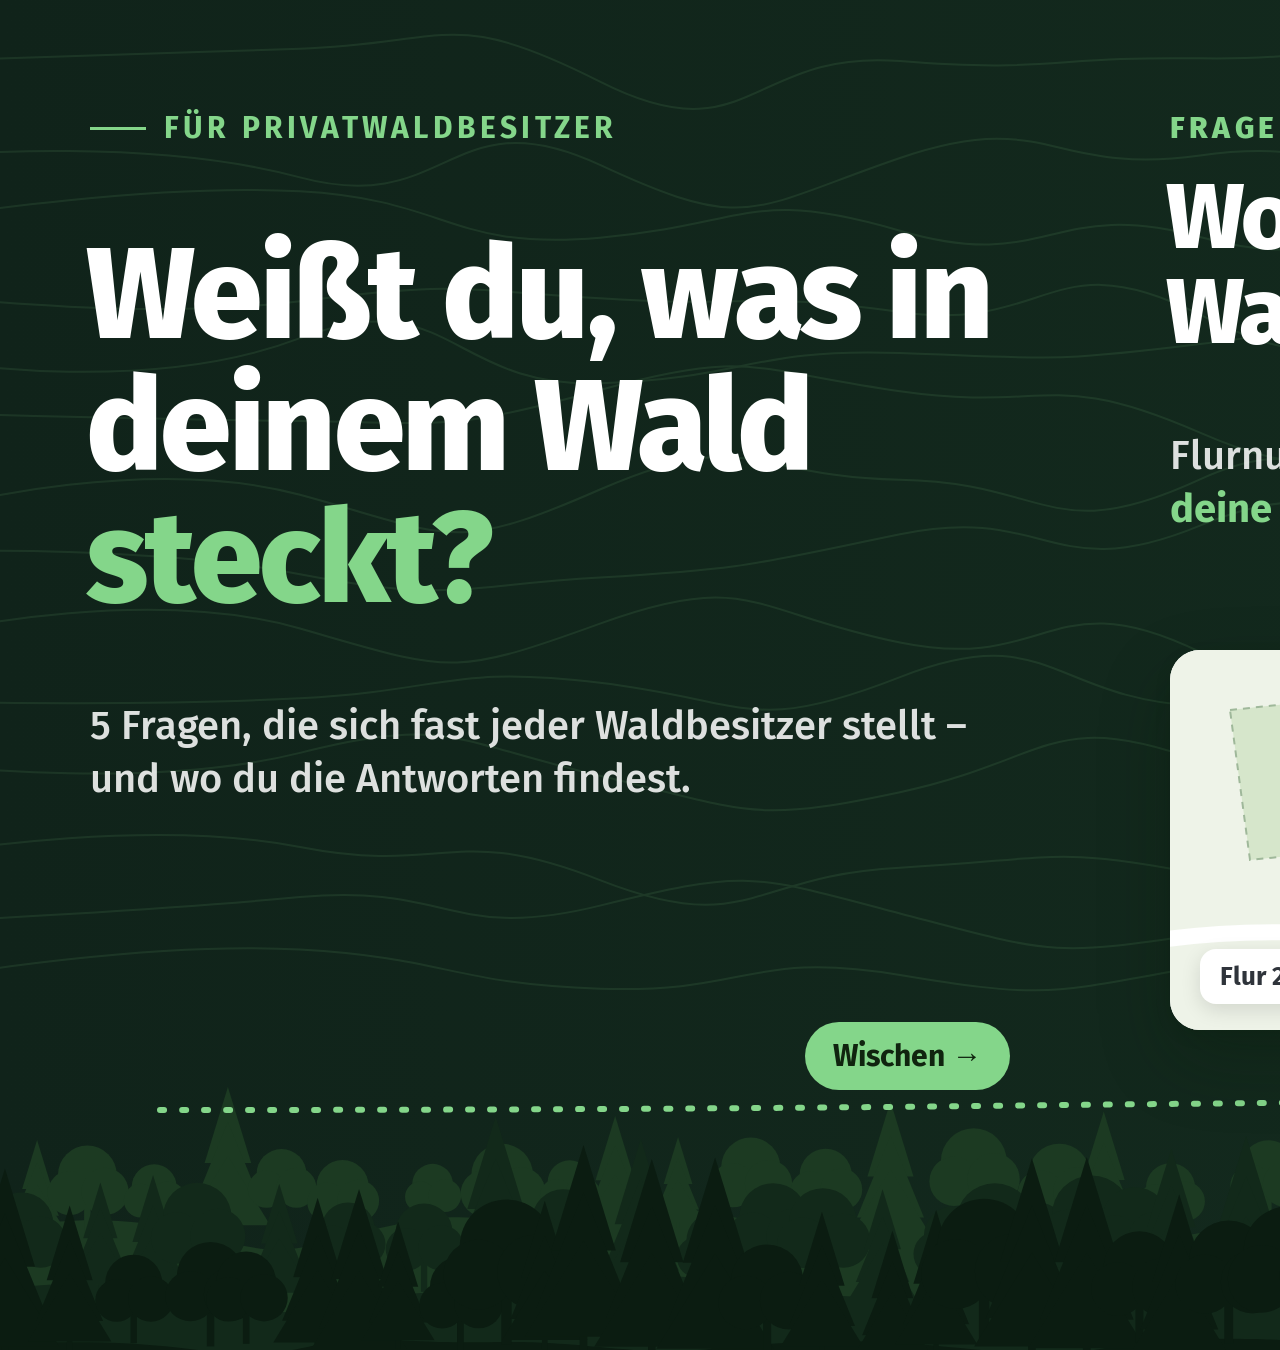
<file: woodmatch-ad/carousels/karussell-1-fragen.html>
<!DOCTYPE html>
<html lang="de"><head><meta charset="UTF-8"><title>Karussell 1 – 5 Fragen</title>
<link rel="stylesheet" href="shared.css">
<style>
  #stage { background: linear-gradient(90deg, #10231a 0%, #173222 45%, #1f3a20 80%, #24472a 100%); color: #fff; }
  .kick { color: var(--mint); }
  .q { top: 170px; font-size: 92px; color: #fff; }
  .a { top: 430px; color: rgba(255,255,255,.86); }
  .a b { color: var(--mint); font-weight: 700; }
  .qn { position: absolute; left: 90px; top: 110px; font-size: 30px; font-weight: 800; letter-spacing: .14em; color: var(--mint); }
  .glow { position: absolute; border-radius: 50%; filter: blur(60px); }
  .legend { display: grid; gap: 16px; font-size: 30px; font-weight: 600; }
  .legend span { display: flex; align-items: center; gap: 14px; }
  .legend i { width: 24px; height: 24px; border-radius: 7px; display: block; }
  .legend b { margin-left: auto; padding-left: 30px; }
  .rec { display: flex; align-items: center; gap: 20px; padding: 22px 0; border-bottom: 2px solid #eef1ec; font-size: 30px; font-weight: 700; }
  .rec:last-child { border-bottom: 0; }
  .rec .c { width: 48px; height: 48px; border-radius: 50%; flex: none; display: grid; place-items: center; font-size: 26px; color: #fff; background: var(--green); }
  .rec .c.o { background: #fff; border: 3px solid #cfd8cc; color: transparent; }
  .rec small { display: block; font-size: 22px; font-weight: 500; color: var(--muted); margin-top: 2px; }
  .ex { position: absolute; right: 28px; top: 24px; font-size: 18px; font-weight: 800; letter-spacing: .08em; color: var(--muted); border: 2px solid #e1e5df; border-radius: 10px; padding: 4px 10px; }
</style></head>
<body><div id="stage"></div>
<script src="shared.js"></script>
<script>
const N = 7, WW = N * W;
const bg =
  `<div class="glow" style="left:${WW - 900}px;top:200px;width:900px;height:700px;background:rgba(132,214,138,.20)"></div>` +
  topoSVG(WW, 11, '#84d68a', .10) +
  forestSVG(WW, 5, [
    { y: 1230, hill: 50, step: 70, scale: .75, spruce: .6, tree: '#1c3a22', ground: '#1c3a22' },
    { y: 1290, hill: 40, step: 60, scale: .9, spruce: .55, tree: '#12291a', ground: '#12291a' },
    { y: 1345, hill: 24, step: 55, scale: 1.05, spruce: .5, tree: '#0b1c11', ground: '#0b1c11' },
  ]) +
  trailSVG(WW, [[160, 1110], [1080 + 900, 1100], [2160 + 900, 1130], [3240 + 900, 1100], [4320 + 900, 1130], [5400 + 900, 1100], [6480 + 700, 1120]], '#84d68a', [null, '1', '2', '3', '4', '5', null]);

const slides = [
  // 1 – Cover
  `<div class="kick"><i></i>Für Privatwaldbesitzer</div>
   <div class="h" style="top:230px;font-size:128px;color:#fff">Weißt du, was in deinem Wald <span style="color:var(--mint)">steckt?</span></div>
   <div class="p" style="top:700px;color:rgba(255,255,255,.86)">5 Fragen, die sich fast jeder Waldbesitzer stellt – und wo du die Antworten findest.</div>
   <div class="swipe" style="background:var(--mint);color:#10240f;bottom:260px">Wischen →</div>`,
  // 2 – Wo liegt mein Wald?
  `<div class="qn">FRAGE 1 / 5</div>
   <div class="h q">Wo genau liegt mein Wald?</div>
   <div class="p a">Flurnummer eingeben – <b>WoodMatch zeigt dir deine Flurstücke auf der Karte.</b></div>
   <div class="card" style="left:90px;top:650px;width:900px;height:380px;overflow:hidden">
     <svg width="900" height="380" viewBox="0 0 900 380">
       <rect width="900" height="380" fill="#eef3e8"/>
       <path d="M-10 290 C 200 260, 420 330, 620 280 S 860 240, 910 260" stroke="#fff" stroke-width="16" fill="none"/>
       <path d="M300 -10 C 330 120, 280 220, 360 390" stroke="#b7d6e8" stroke-width="8" fill="none"/>
       <g fill="#d6e6cb" stroke="#9fb89a" stroke-width="2" stroke-dasharray="7 6">
         <path d="M60 60 L 250 40 L 270 190 L 80 210 Z"/><path d="M610 70 L 820 90 L 800 230 L 620 220 Z"/></g>
       <path d="M390 80 L 560 60 L 590 220 L 410 245 Z" fill="rgba(45,141,49,.3)" stroke="#2d8d31" stroke-width="6" stroke-linejoin="round"/>
       <g transform="translate(490 150)"><path d="M0 0 C -26 -34, -26 -70, 0 -70 C 26 -70, 26 -34, 0 0 Z" fill="#2d8d31"/><circle cx="0" cy="-48" r="10" fill="#fff"/></g>
     </svg>
     <div style="position:absolute;left:30px;bottom:26px;background:#fff;border-radius:16px;padding:12px 20px;font-size:26px;font-weight:700;box-shadow:0 6px 20px rgba(0,0,0,.12)">Flur 23 · Flurstück 7 · <span style="color:var(--green)">2,52 ha</span></div>
     <div class="ex">BEISPIEL</div>
   </div>`,
  // 3 – Baumarten
  `<div class="qn">FRAGE 2 / 5</div>
   <div class="h q">Welche Bäume stehen drin?</div>
   <div class="p a"><b>Baumarten aus Satellitendaten</b> – für jedes deiner Flurstücke, auch ohne Fachwissen.</div>
   <div class="card" style="left:90px;top:650px;width:900px;height:380px;padding:50px 60px;display:flex;align-items:center;gap:60px">
     <svg width="260" height="260" viewBox="0 0 42 42" style="transform:rotate(-90deg);flex:none">
       <circle cx="21" cy="21" r="15.915" fill="none" stroke="#eef1ec" stroke-width="7"/>
       <circle cx="21" cy="21" r="15.915" fill="none" stroke="#2d8d31" stroke-width="7" stroke-dasharray="45 55"/>
       <circle cx="21" cy="21" r="15.915" fill="none" stroke="#84d68a" stroke-width="7" stroke-dasharray="30 70" stroke-dashoffset="-45"/>
       <circle cx="21" cy="21" r="15.915" fill="none" stroke="#643c2d" stroke-width="7" stroke-dasharray="15 85" stroke-dashoffset="-75"/>
       <circle cx="21" cy="21" r="15.915" fill="none" stroke="#c9a27e" stroke-width="7" stroke-dasharray="10 90" stroke-dashoffset="-90"/>
     </svg>
     <div class="legend" style="flex:1">
       <span><i style="background:#2d8d31"></i>Fichte<b>45 %</b></span><span><i style="background:#84d68a"></i>Buche<b>30 %</b></span>
       <span><i style="background:#643c2d"></i>Eiche<b>15 %</b></span><span><i style="background:#c9a27e"></i>Kiefer<b>10 %</b></span>
     </div>
     <div class="ex">BEISPIEL</div>
   </div>`,
  // 4 – Vorrat & Wert
  `<div class="qn">FRAGE 3 / 5</div>
   <div class="h q">Wie viel Holz – und was ist es wert?</div>
   <div class="p a" style="top:530px"><b>Holzvorrat und Holzwert – geschätzt</b>, zur Orientierung.</div>
   <div class="card" style="left:90px;top:700px;width:435px;height:300px;padding:44px 40px">
     <div style="font-size:24px;font-weight:700;letter-spacing:.1em;color:var(--green)">HOLZVORRAT</div>
     <div style="font-size:84px;font-weight:800;margin-top:14px">1.920<span style="font-size:40px;color:var(--muted)"> Fm</span></div>
     <div style="font-size:24px;color:var(--muted);margin-top:8px">geschätzt</div></div>
   <div class="card" style="left:555px;top:700px;width:435px;height:300px;padding:44px 40px">
     <div style="font-size:24px;font-weight:700;letter-spacing:.1em;color:var(--brown)">HOLZWERT</div>
     <div style="font-size:84px;font-weight:800;margin-top:14px">≈ 96<span style="font-size:40px;color:var(--muted)"> T€</span></div>
     <div style="font-size:24px;color:var(--muted);margin-top:8px">zur Orientierung</div><div class="ex">BEISPIEL</div></div>`,
  // 5 – Was tun?
  `<div class="qn">FRAGE 4 / 5</div>
   <div class="h q">Was sollte ich als Nächstes tun?</div>
   <div class="p a" style="top:530px"><b>Persönliche Empfehlungen</b> – und Maßnahmen Schritt für Schritt planen.</div>
   <div class="card" style="left:90px;top:700px;width:900px;height:350px;padding:10px 44px">
     <div class="rec"><div class="c">✓</div><div>Flurstücke erfasst<small>8 Flurstücke · 6,6 ha</small></div></div>
     <div class="rec"><div class="c o">·</div><div>Erste Maßnahme planen<small>Pflanzung, Durchforstung, Holzernte …</small></div><span class="pill" style="background:var(--green);margin-left:auto">+20 PUNKTE</span></div>
     <div class="rec"><div class="c o">·</div><div>Waldbesitzer-Vereinigung finden<small>gemeinsam vermarkten & beraten lassen</small></div></div>
   </div>`,
  // 6 – Wer hilft?
  `<div class="qn">FRAGE 5 / 5</div>
   <div class="h q">Wer hilft mir dabei?</div>
   <div class="p a"><b>Finde die Forstbetriebsgemeinschaft in deiner Nähe</b> – mit einem Klick.</div>
   <div class="card" style="left:90px;top:650px;width:900px;height:380px;padding:48px 52px">
     <div style="font-size:40px;font-weight:700">FBG in deiner Region</div>
     <div style="margin-top:22px"><span class="pill" style="background:#34b53a">◎ DEINE FLURSTÜCKE IM ARBEITSGEBIET</span></div>
     <div style="font-size:28px;color:var(--muted);margin-top:22px">Gemeinsam vermarkten, Maßnahmen bündeln, Beratung erhalten.</div>
     <div class="btn" style="position:absolute;right:52px;bottom:44px;height:78px;padding:0 36px;font-size:30px;border-radius:18px;background:#2d8d31">✓ Beitritt angefragt</div>
   </div>`,
  // 7 – CTA
  `<div class="card" style="left:190px;top:170px;width:700px;height:180px;display:grid;place-items:center"><img src="../assets/logo-woodmatch.svg" style="width:520px"></div>
   <div class="h" style="top:450px;font-size:112px;text-align:center;left:60px;right:60px;color:#fff">Alle Antworten.<br><span style="color:var(--mint)">Eine Plattform.</span></div>
   <div class="p" style="top:720px;text-align:center;color:rgba(255,255,255,.86)">Kostenlos starten – kein Abo, keine Grundgebühr.</div>
   <div class="btn" style="position:absolute;left:240px;top:840px;width:600px;height:118px;font-size:46px">Jetzt starten →</div>
   <div class="abs" style="left:0;right:0;top:990px;text-align:center;font-size:40px;font-weight:700;color:#fff">app.woodmatch.de</div>`,
];
buildStage(N, bg, slides);
window.ready = document.fonts.ready.then(() => Promise.all([...document.images].map(i => i.decode().catch(() => {}))));
</script></body></html>
</file>
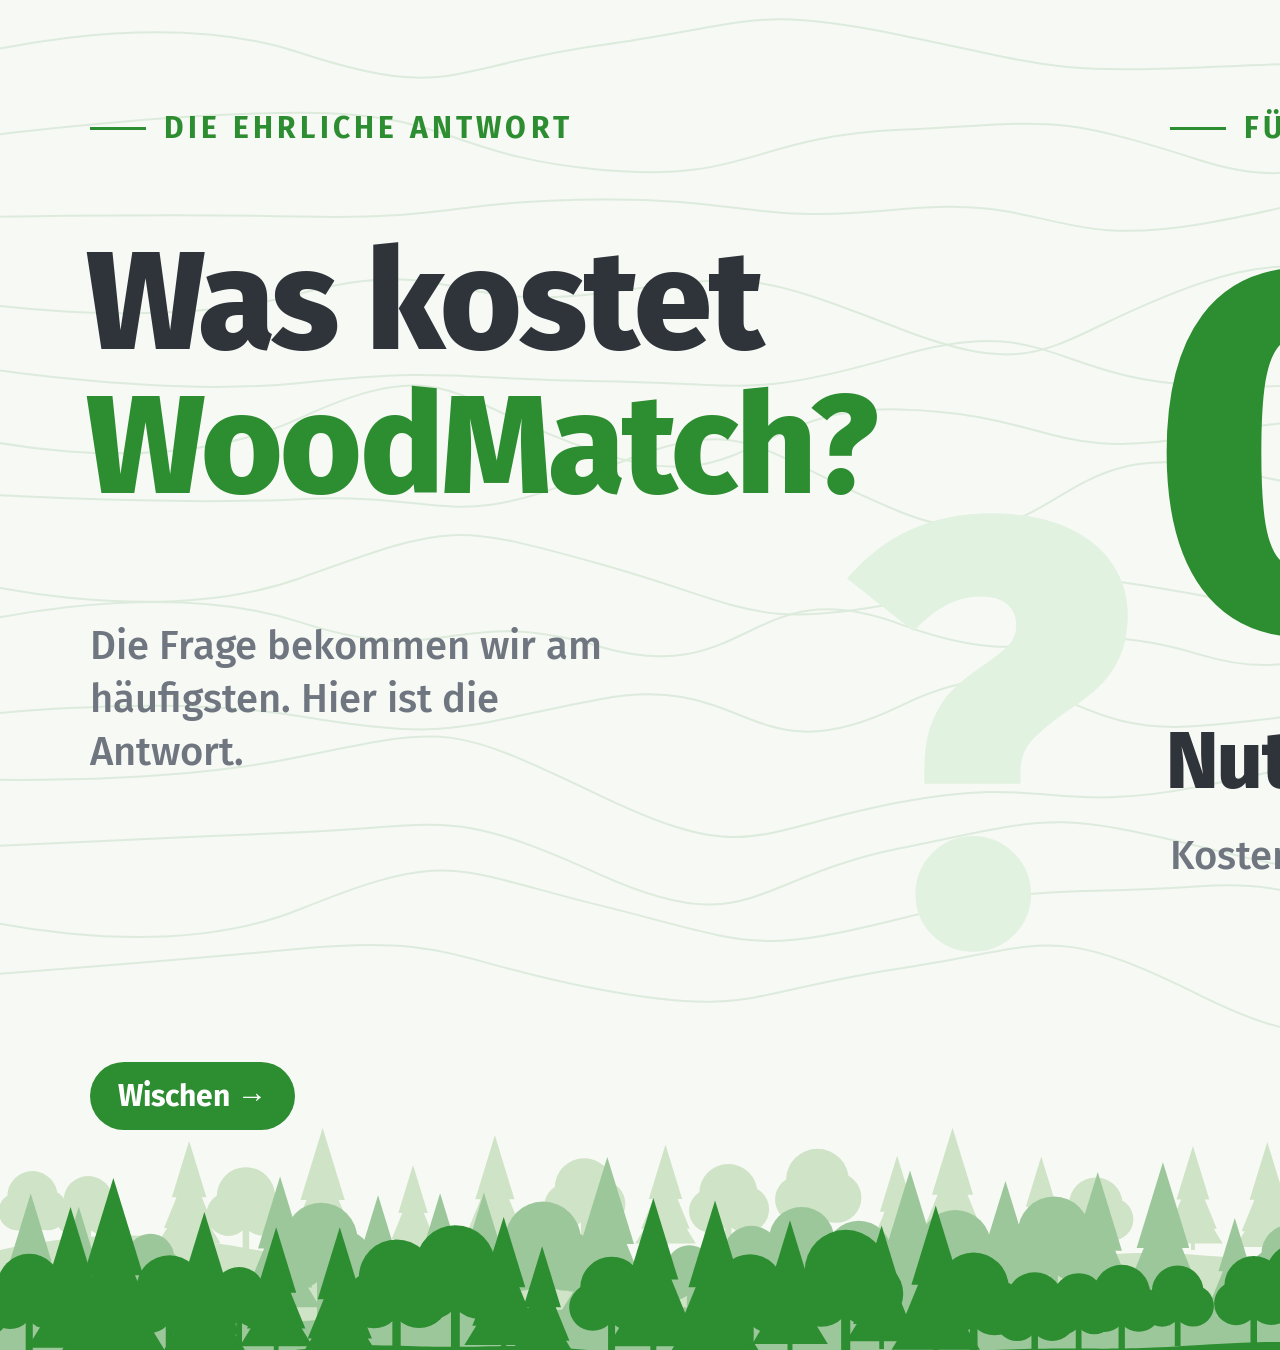
<file: woodmatch-ad/carousels/karussell-2-kostenlos.html>
<!DOCTYPE html>
<html lang="de"><head><meta charset="UTF-8"><title>Karussell 2 – Kostenlos</title>
<link rel="stylesheet" href="shared.css">
<style>
  #stage { background: var(--paper); }
  .kick { color: var(--green); }
  .big { position: absolute; font-weight: 800; letter-spacing: -.04em; line-height: .9; }
  .tag { position: absolute; display: flex; align-items: center; gap: 26px; background: #fff; border-radius: 26px; padding: 30px 40px; font-size: 52px; font-weight: 800; box-shadow: 0 24px 60px rgba(31,58,32,.14), 0 4px 12px rgba(31,58,32,.08); }
  .tag .x { width: 74px; height: 74px; border-radius: 50%; background: #fbe9e4; display: grid; place-items: center; flex: none; }
  .tag .ok { background: #e2f2e1; }
  .feat { display: flex; align-items: center; gap: 22px; font-size: 40px; font-weight: 700; padding: 18px 0; }
  .feat i { width: 58px; height: 58px; border-radius: 16px; background: #e2f2e1; display: grid; place-items: center; font-style: normal; font-size: 30px; flex: none; }
</style></head>
<body><div id="stage"></div>
<script src="shared.js"></script>
<script>
const N = 6, WW = N * W;
const X = '<svg width="36" height="36" viewBox="0 0 24 24" fill="none" stroke="#d9534f" stroke-width="3.4" stroke-linecap="round"><path d="M6 6l12 12M18 6L6 18"/></svg>';
const C = '<svg width="38" height="38" viewBox="0 0 24 24" fill="none" stroke="#2d8d31" stroke-width="3.4" stroke-linecap="round" stroke-linejoin="round"><path d="M5 12.5l4.5 4.5L19 7"/></svg>';
const bg = topoSVG(WW, 23, '#2d8d31', .12) +
  `<div class="abs" style="left:${W * 3}px;top:0;width:${W * 2}px;height:1350px;background:var(--forest)"></div>` +
  forestSVG(WW, 9, [
    { y: 1250, hill: 50, step: 75, scale: .7, spruce: .5, tree: '#cfe3c6', ground: '#cfe3c6' },
    { y: 1310, hill: 30, step: 60, scale: .85, spruce: .5, tree: '#9cc79a', ground: '#9cc79a' },
    { y: 1350, hill: 20, step: 55, scale: .95, spruce: .5, tree: '#2d8d31', ground: '#2d8d31' },
  ]);

const slides = [
  // 1 – Frage
  `<div class="kick"><i></i>Die ehrliche Antwort</div>
   <div class="h" style="top:230px;font-size:140px">Was kostet <span style="color:var(--green)">WoodMatch?</span></div>
   <div class="big" style="right:-30px;top:470px;font-size:600px;color:#e2f2e1">?</div>
   <div class="p" style="top:620px;right:470px;color:var(--muted)">Die Frage bekommen wir am häufigsten. Hier ist die Antwort.</div>
   <div class="swipe" style="background:var(--green);color:#fff;bottom:220px;left:90px;right:auto">Wischen →</div>`,
  // 2 – 0 €
  `<div class="kick"><i></i>Für Waldbesitzer</div>
   <div class="big" style="left:70px;top:220px;font-size:520px;color:var(--green)">0 €</div>
   <div class="h" style="top:720px;font-size:80px">Nutzungsgebühr.</div>
   <div class="p" style="top:830px;color:var(--muted)">Kostenlos starten – <b style="color:var(--ink)">und kostenlos bleiben.</b></div>`,
  // 3 – Kein …
  `<div class="kick"><i></i>Das heißt konkret</div>
   <div class="tag" style="left:90px;top:260px"><div class="x">${X}</div>Kein Abo</div>
   <div class="tag" style="left:190px;top:450px"><div class="x">${X}</div>Keine Grundgebühr</div>
   <div class="tag" style="left:90px;top:640px"><div class="x">${X}</div>Keine Laufzeit</div>
   <div class="tag" style="left:190px;top:830px"><div class="x">${X}</div>Keine versteckten Kosten</div>`,
  // 4 – Frage Geld (dunkel)
  `<div class="kick" style="color:var(--mint)"><i></i>Berechtigte Frage</div>
   <div class="h" style="top:260px;font-size:124px;color:#fff">Und wie verdient ihr dann <span style="color:var(--mint)">Geld?</span></div>
   <div class="p" style="top:800px;color:rgba(255,255,255,.8)">Ganz transparent →</div>`,
  // 5 – Provision (dunkel)
  `<div class="kick" style="color:var(--mint)"><i></i>Unser Modell</div>
   <div class="h" style="top:230px;font-size:104px;color:#fff">Nur über <span style="color:var(--mint)">Provision.</span></div>
   <div class="p" style="top:500px;color:rgba(255,255,255,.88)">Wenn über den WoodMatch-Marktplatz ein Auftrag zustande kommt – zum Beispiel mit einem Forstdienstleister.</div>
   <div class="card" style="left:90px;top:790px;width:900px;height:220px;padding:44px 50px;background:rgba(255,255,255,.08);box-shadow:none;border:2px solid rgba(132,214,138,.5);color:#fff">
     <div style="font-size:44px;font-weight:800;line-height:1.2">Wir verdienen erst, wenn über uns <span style="color:var(--mint)">etwas zustande kommt.</span></div></div>`,
  // 6 – CTA
  `<div class="logo abs" style="left:90px;top:100px;font-size:56px"><span class="w">Wood</span><span class="m">Match</span></div>
   <div class="h" style="top:200px;font-size:80px">Das bekommst du –<br><span style="color:var(--green)">für 0&nbsp;€:</span></div>
   <div class="abs" style="left:90px;top:420px;right:90px">
     <div class="feat"><i>${C}</i>Flurstücke auf der Karte</div>
     <div class="feat"><i>${C}</i>Baumarten, Vorrat & Wert</div>
     <div class="feat"><i>${C}</i>Bestände, Bäume & Polter</div>
     <div class="feat"><i>${C}</i>Maßnahmen planen</div>
     <div class="feat"><i>${C}</i>FBG in deiner Nähe finden</div>
   </div>
   <div class="btn" style="position:absolute;left:90px;top:960px;width:560px;height:110px;font-size:42px">Kostenlos starten →</div>
   <div class="abs" style="left:680px;top:992px;font-size:34px;font-weight:700">app.woodmatch.de</div>`,
];
buildStage(N, bg, slides);
window.ready = document.fonts.ready.then(() => Promise.all([...document.images].map(i => i.decode().catch(() => {}))));
</script></body></html>
</file>
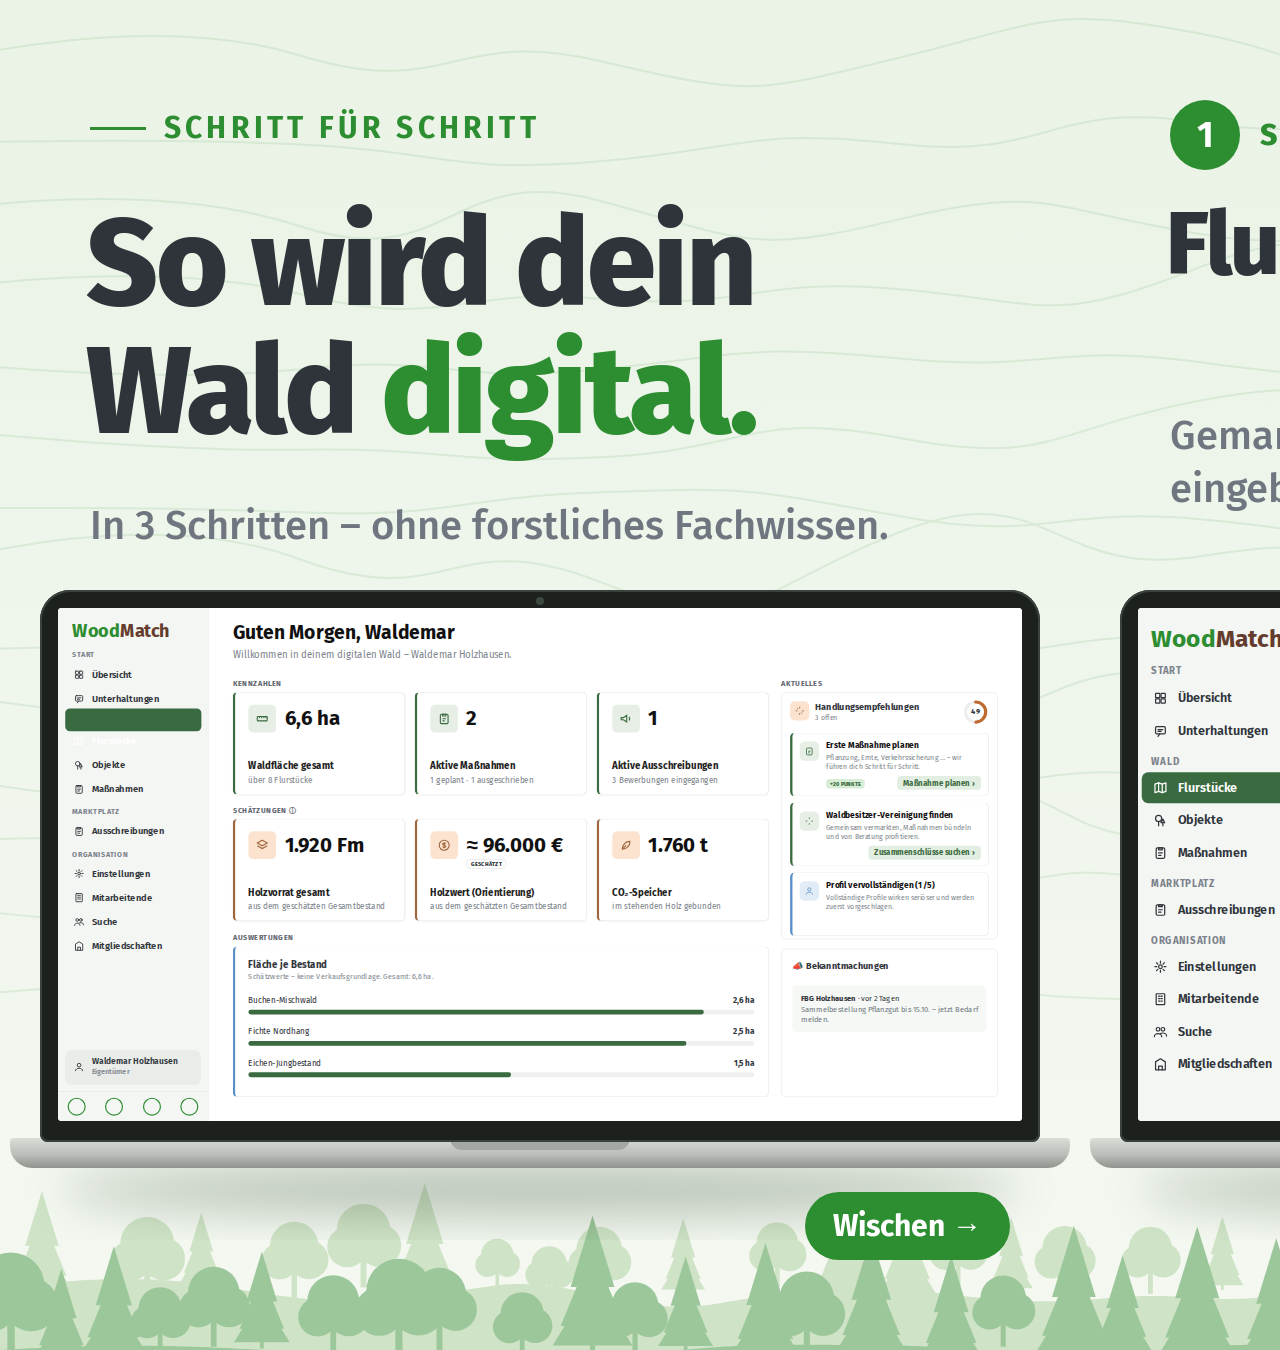
<file: woodmatch-ad/carousels/karussell-3-so-gehts.html>
<!DOCTYPE html>
<html lang="de"><head><meta charset="UTF-8"><title>Karussell 3 – So geht's</title>
<link rel="stylesheet" href="shared.css">
<style>
  #stage { background: linear-gradient(180deg, #eaf3e6 0%, #f4f8f1 100%); }
  .kick { color: var(--green); }
  .step { position: absolute; left: 90px; top: 100px; display: flex; align-items: center; gap: 20px; font-size: 30px; font-weight: 800; letter-spacing: .12em; color: var(--green); }
  .step b { width: 70px; height: 70px; border-radius: 50%; background: var(--green); color: #fff; display: grid; place-items: center; font-size: 36px; letter-spacing: 0; }
  .t { top: 200px; font-size: 88px; }
  .d { top: 410px; color: var(--muted); }
  .d b { color: var(--ink); }
  .lap { position: absolute; left: 0; top: 560px; width: 1080px; }
  .chip { display: inline-block; font-size: 28px; font-weight: 700; padding: 10px 20px; border-radius: 14px; background: #fff; box-shadow: 0 6px 18px rgba(31,58,32,.1); margin: 0 10px 12px 0; }
</style></head>
<body><div id="stage"></div>
<script src="shared.js"></script>
<script>
const N = 6, WW = N * W;
const bg = topoSVG(WW, 31, '#2d8d31', .10) +
  forestSVG(WW, 17, [
    { y: 1290, hill: 40, step: 80, scale: .6, spruce: .5, tree: '#cfe3c6', ground: '#cfe3c6' },
    { y: 1350, hill: 20, step: 60, scale: .75, spruce: .5, tree: '#9cc79a', ground: '#9cc79a' },
  ]);
const lap = f => `<img class="lap" src="assets/${f}">`;

const slides = [
  `<div class="kick"><i></i>Schritt für Schritt</div>
   <div class="h" style="top:200px;font-size:124px">So wird dein Wald <span style="color:var(--green)">digital.</span></div>
   <div class="p" style="top:500px;color:var(--muted)">In 3 Schritten – ohne forstliches Fachwissen.</div>
   ${lap('laptop-uebersicht.png')}
   <div class="swipe" style="background:var(--green);color:#fff;bottom:90px">Wischen →</div>`,
  `<div class="step"><b>1</b>SCHRITT 1</div>
   <div class="h t">Flurstück suchen.</div>
   <div class="p d">Gemarkung, Flur und Flurstücksnummer eingeben – <b>dein Wald erscheint auf der Karte.</b></div>
   ${lap('laptop-suche-flurstueck.png')}`,
  `<div class="step"><b>2</b>SCHRITT 2</div>
   <div class="h t">Wald verstehen.</div>
   <div class="p d" style="top:330px"><span class="chip">Baumart</span><span class="chip">Kronenhöhe</span><span class="chip">Biomasse</span><span class="chip">Satellit (NDVI)</span><br><b>Geodaten als Kartenebene</b> – per Klick.</div>
   ${lap('laptop-karte-baumart.png')}`,
  `<div class="step"><b>3</b>SCHRITT 3</div>
   <div class="h t">Planen &amp; erfassen.</div>
   <div class="p d"><b>Maßnahmen planen</b> – Pflanzung, Durchforstung, Holzernte & mehr, geführt in 4 Schritten.</div>
   ${lap('laptop-massnahme.png')}`,
  `<div class="step"><b>+</b>BONUS</div>
   <div class="h t">Vernetzen.</div>
   <div class="p d">Finde die <b>Forstbetriebsgemeinschaft in deiner Nähe</b> – und frag den Beitritt direkt an.</div>
   ${lap('laptop-fbg.png')}`,
  `<div class="card" style="left:190px;top:200px;width:700px;height:180px;display:grid;place-items:center"><img src="../assets/logo-woodmatch.svg" style="width:520px"></div>
   <div class="h" style="top:480px;font-size:112px;text-align:center;left:60px;right:60px">Probier's <span style="color:var(--green)">aus.</span></div>
   <div class="p" style="top:640px;text-align:center;color:var(--muted)">Kostenlos starten – kein Abo, keine Grundgebühr.</div>
   <div class="btn" style="position:absolute;left:240px;top:780px;width:600px;height:118px;font-size:46px">Jetzt starten →</div>
   <div class="abs" style="left:0;right:0;top:930px;text-align:center;font-size:40px;font-weight:700">app.woodmatch.de</div>`,
];
buildStage(N, bg, slides);
window.ready = document.fonts.ready.then(() => Promise.all([...document.images].map(i => i.decode().catch(() => {}))));
</script></body></html>
</file>
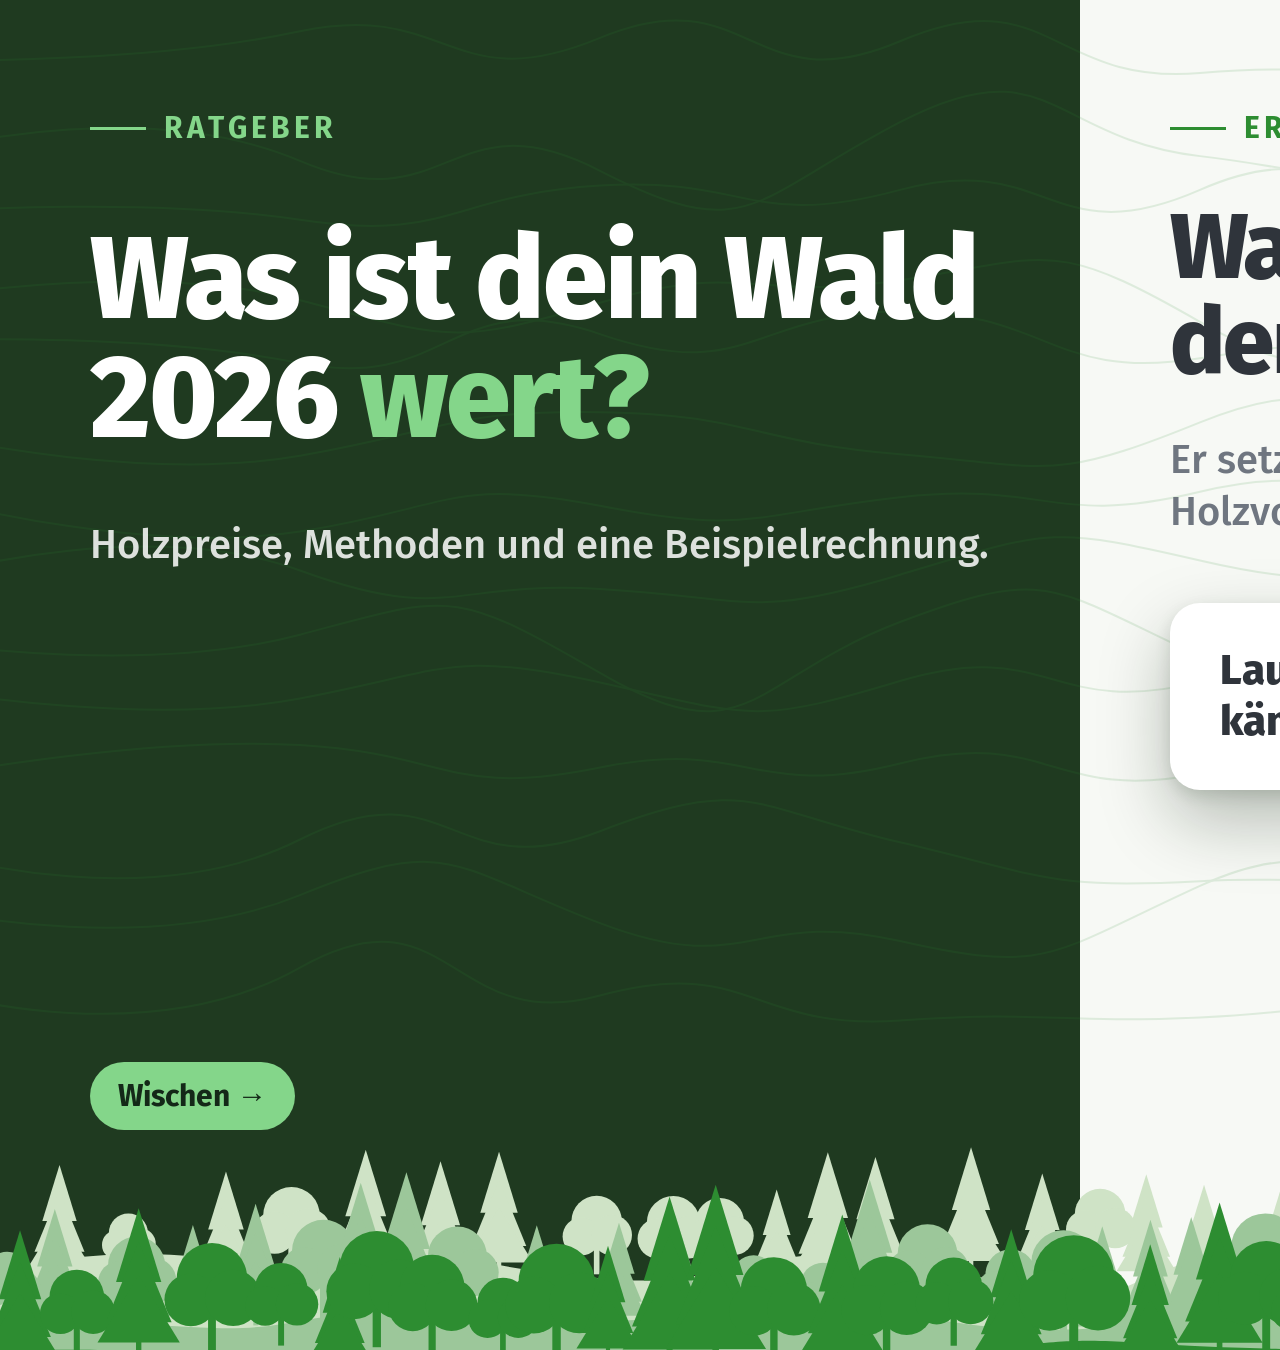
<file: woodmatch-kampagne/posts/blog-karussell.html>
<!DOCTYPE html>
<html lang="de"><head><meta charset="UTF-8"><title>Blog-Karussell</title>
<link rel="stylesheet" href="shared.css">
<style>
  #stage { background: var(--paper); }
  .kick { color: var(--green); }
  em { font-style: normal; color: var(--green); }
  .nw { white-space: nowrap; }
  .dark .kick { color: var(--mint); } .dark em { color: var(--mint); } .dark .h { color: #fff; } .dark .p { color: rgba(255,255,255,.85); }
  .row { display: flex; justify-content: space-between; align-items: baseline; padding: 26px 0; border-bottom: 2px solid #e3eadf; font-size: 44px; font-weight: 600; }
  .row b { font-weight: 800; }
  .row.hl { color: var(--green); border-bottom: none; }
  .row.hl b { font-size: 52px; }
  .item { display: flex; align-items: center; gap: 28px; font-size: 44px; font-weight: 700; padding: 18px 0; line-height: 1.15; }
  .item i { width: 68px; height: 68px; border-radius: 18px; background: #e2f2e1; color: var(--green); display: grid; place-items: center; font-style: normal; font-size: 34px; font-weight: 800; flex: none; }
  .col { position: absolute; left: 90px; right: 90px; top: 200px; display: flex; flex-direction: column; gap: 44px; }
  .col .h, .col .p, .col .card, .col .big { position: static; }
  .big { margin-left: -8px; font-weight: 800; letter-spacing: -.04em; line-height: .9; color: var(--green); }
  .page { position: absolute; right: 90px; top: 110px; font-size: 26px; font-weight: 700; color: var(--muted); letter-spacing: .1em; }
  .dark .page { color: rgba(255,255,255,.6); }
</style></head>
<body><div id="stage"></div>
<script src="shared.js"></script>
<script src="blog-data.js"></script>
<script>
const key = new URLSearchParams(location.search).get('k') || 'waldwert';
const D = BLOG[key], N = D.slides.length, WW = N * W;
const C = '<svg width="36" height="36" viewBox="0 0 24 24" fill="none" stroke="#2d8d31" stroke-width="3.4" stroke-linecap="round" stroke-linejoin="round"><path d="M5 12.5l4.5 4.5L19 7"/></svg>';
const seed = [...key].reduce((a, c) => a + c.charCodeAt(0), 0);
const bg =
  `<div class="abs" style="left:0;top:0;width:${W}px;height:1350px;background:var(--forest)"></div>` +
  topoSVG(WW, seed % 97 + 3, '#2d8d31', .12) +
  forestSVG(WW, seed % 53 + 5, [
    { y: 1270, hill: 50, step: 75, scale: .65, spruce: .55, tree: '#cfe3c6', ground: '#cfe3c6' },
    { y: 1320, hill: 30, step: 60, scale: .8, spruce: .55, tree: '#9cc79a', ground: '#9cc79a' },
    { y: 1350, hill: 20, step: 55, scale: .9, spruce: .55, tree: '#2d8d31', ground: '#2d8d31' },
  ]);

const page = i => `<div class="page">${i + 1} / ${N}</div>`;
const hs = (s, base) => Math.round(base * (s.h.replace(/<[^>]+>/g, '').length > 42 ? .82 : 1));
const R = {
  cover: s => `<div class="kick"><i></i>${s.kick}</div>
    <div class="col" style="top:220px;gap:60px"><div class="h" style="font-size:${hs(s, 116)}px">${s.h}</div><div class="p">${s.p}</div></div>
    <div class="swipe" style="background:var(--mint);color:var(--deep);bottom:220px;left:90px;right:auto">Wischen →</div>`,
  text: s => `<div class="kick"><i></i>${s.kick}</div>
    <div class="col"><div class="h" style="font-size:${hs(s, 92)}px">${s.h}</div>
    <div class="p" style="color:var(--muted)">${s.p}</div>
    ${s.card ? `<div class="card" style="padding:42px 50px;margin-top:20px"><div style="font-size:42px;font-weight:800;line-height:1.22">${s.card}</div></div>` : ''}</div>`,
  list: s => `<div class="kick"><i></i>${s.kick}</div>
    <div class="col"><div class="h" style="font-size:${hs(s, 88)}px">${s.h}</div>
      <div>${s.items.map((it, i) => `<div class="item"><i>${s.num ? i + 1 : C}</i>${it}</div>`).join('')}</div></div>`,
  stats: s => `<div class="kick"><i></i>${s.kick}</div>
    <div class="col"><div class="h" style="font-size:${hs(s, 88)}px">${s.h}</div>
    ${s.note ? `<div class="p" style="font-size:34px;color:var(--muted);margin-bottom:-20px">${s.note}</div>` : ''}
    <div class="card" style="padding:20px 50px">
      ${s.rows.map((r, i) => `<div class="row${i === s.hl ? ' hl' : ''}"><span>${r[0]}</span><b>${r[1]}</b></div>`).join('')}</div></div>`,
  big: s => `<div class="kick"><i></i>${s.kick}</div>
    <div class="col" style="top:190px"><div class="big" style="font-size:${s.big.length > 6 ? 190 : 300}px">${s.big}</div>
    <div class="h" style="font-size:${hs(s, 72)}px">${s.h}</div>
    <div class="p" style="color:var(--muted)">${s.p}</div></div>`,
  cta: s => `<div class="logo abs" style="left:90px;top:100px;font-size:56px"><span class="w">Wood</span><span class="m">Match</span></div>
    <div class="col" style="top:210px"><div class="h" style="font-size:88px">${s.h}</div>
    <div class="p" style="color:var(--muted)">${s.p}</div>
    <div style="display:flex;align-items:center;gap:30px;margin-top:30px"><div class="btn" style="width:560px;height:110px;font-size:42px">Kostenlos starten →</div>
    <div style="font-size:34px;font-weight:700">app.woodmatch.de</div></div>
    <div style="font-size:30px;font-weight:600;color:var(--muted)">Ganzer Artikel: Link in Bio · ${D.url}</div></div>`,
};
const slides = D.slides.map((s, i) => `<div class="${i === 0 ? 'dark' : ''}" style="position:absolute;inset:0">${R[s.t](s)}${i && s.t !== 'cta' ? page(i) : ''}</div>`);
buildStage(N, bg, slides);
window.ready = document.fonts.ready.then(() => Promise.all([...document.images].map(i => i.decode().catch(() => {}))));
</script></body></html>
</file>
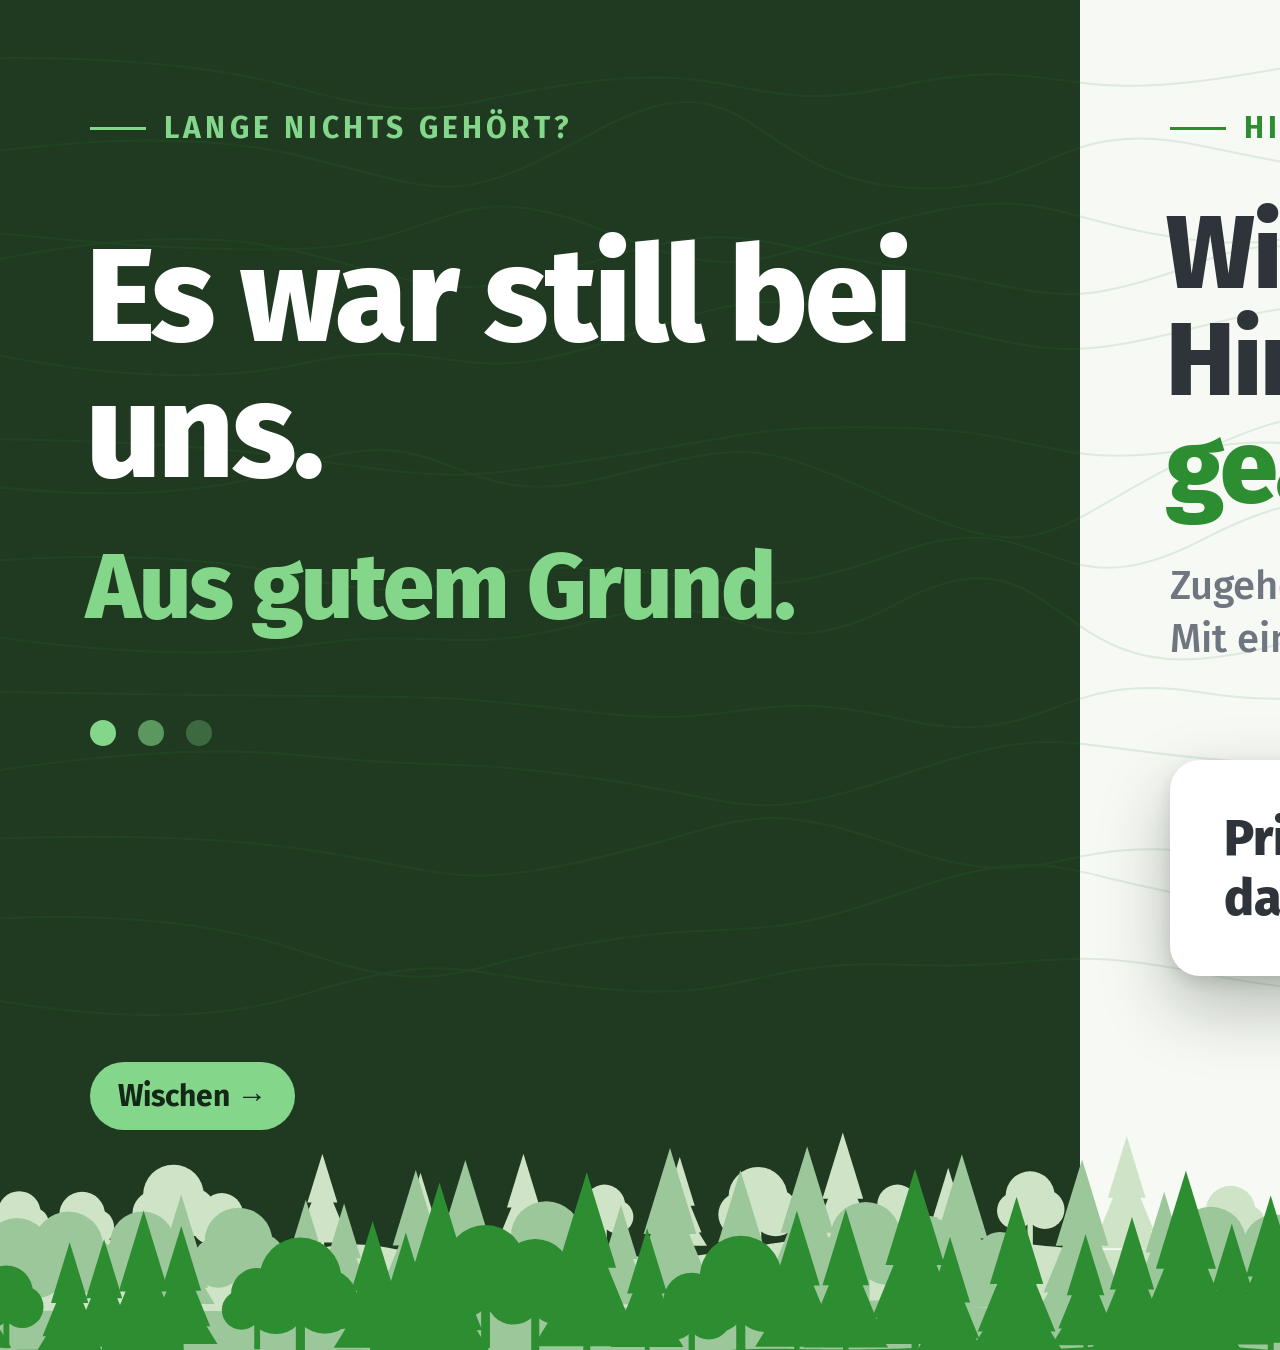
<file: woodmatch-kampagne/posts/post-1-comeback.html>
<!DOCTYPE html>
<html lang="de"><head><meta charset="UTF-8"><title>Post 1 – Comeback</title>
<link rel="stylesheet" href="shared.css">
<style>
  #stage { background: var(--paper); }
  .kick { color: var(--green); }
  .lap { position: absolute; left: 0; top: 520px; width: 1080px; }
  .feat { display: flex; align-items: center; gap: 22px; font-size: 40px; font-weight: 700; padding: 16px 0; }
  .feat i { width: 58px; height: 58px; border-radius: 16px; background: #e2f2e1; display: grid; place-items: center; font-style: normal; flex: none; }
  .dots { position: absolute; left: 90px; display: flex; gap: 22px; }
  .dots span { width: 26px; height: 26px; border-radius: 50%; background: var(--mint); }
</style></head>
<body><div id="stage"></div>
<script src="shared.js"></script>
<script>
const N = 4, WW = N * W;
const C = '<svg width="38" height="38" viewBox="0 0 24 24" fill="none" stroke="#2d8d31" stroke-width="3.4" stroke-linecap="round" stroke-linejoin="round"><path d="M5 12.5l4.5 4.5L19 7"/></svg>';
const bg =
  `<div class="abs" style="left:0;top:0;width:${W}px;height:1350px;background:var(--forest)"></div>` +
  topoSVG(WW, 41, '#2d8d31', .12) +
  forestSVG(WW, 12, [
    { y: 1250, hill: 50, step: 75, scale: .7, spruce: .6, tree: '#cfe3c6', ground: '#cfe3c6' },
    { y: 1310, hill: 30, step: 60, scale: .85, spruce: .6, tree: '#9cc79a', ground: '#9cc79a' },
    { y: 1350, hill: 20, step: 55, scale: .95, spruce: .6, tree: '#2d8d31', ground: '#2d8d31' },
  ]);

const slides = [
  // 1 – Stille (dunkel)
  `<div class="kick" style="color:var(--mint)"><i></i>Lange nichts gehört?</div>
   <div class="h" style="top:230px;font-size:132px;color:#fff">Es war still bei uns.</div>
   <div class="h" style="top:540px;font-size:92px;color:var(--mint)">Aus gutem Grund.</div>
   <div class="dots" style="top:720px"><span></span><span style="opacity:.6"></span><span style="opacity:.3"></span></div>
   <div class="swipe" style="background:var(--mint);color:var(--deep);bottom:220px;left:90px;right:auto">Wischen →</div>`,
  // 2 – Hintergrund
  `<div class="kick"><i></i>Hinter den Kulissen</div>
   <div class="h" style="top:200px;font-size:104px">Wir haben im Hintergrund <span style="color:var(--green)">gearbeitet.</span></div>
   <div class="p" style="top:560px;color:var(--muted)">Zugehört, getüftelt, verworfen und neu gebaut. Mit einem Ziel:</div>
   <div class="card" style="left:90px;top:760px;width:900px;padding:48px 54px">
     <div style="font-size:50px;font-weight:800;line-height:1.2">Privatwald so einfach machen, dass <span style="color:var(--green)">jeder</span> den Überblick behält.</div></div>`,
  // 3 – Ergebnis
  `<div class="kick"><i></i>Das Ergebnis</div>
   <div class="h" style="top:200px;font-size:96px">Dein Wald. <span style="color:var(--green)">Auf einen Blick.</span></div>
   <div class="p" style="top:410px;color:var(--muted)">Flurnummer eingeben, Wald sehen – kostenlos.</div>
   <img class="lap" src="assets/laptop-uebersicht.png">`,
  // 4 – CTA
  `<div class="logo abs" style="left:90px;top:100px;font-size:56px"><span class="w">Wood</span><span class="m">Match</span></div>
   <div class="h" style="top:200px;font-size:84px">Ab jetzt geht's hier <span style="color:var(--green)">regelmäßig</span> weiter.</div>
   <div class="abs" style="left:90px;top:440px;right:90px">
     <div class="feat"><i>${C}</i>Tipps rund um deinen Wald</div>
     <div class="feat"><i>${C}</i>Neues aus der Plattform</div>
     <div class="feat"><i>${C}</i>Wissen zu Holz, Pflege & Förderung</div>
   </div>
   <div class="btn" style="position:absolute;left:90px;top:860px;width:560px;height:110px;font-size:42px">Kostenlos starten →</div>
   <div class="abs" style="left:680px;top:892px;font-size:34px;font-weight:700">app.woodmatch.de</div>`,
];
buildStage(N, bg, slides);
window.ready = document.fonts.ready.then(() => Promise.all([...document.images].map(i => i.decode().catch(() => {}))));
</script></body></html>
</file>
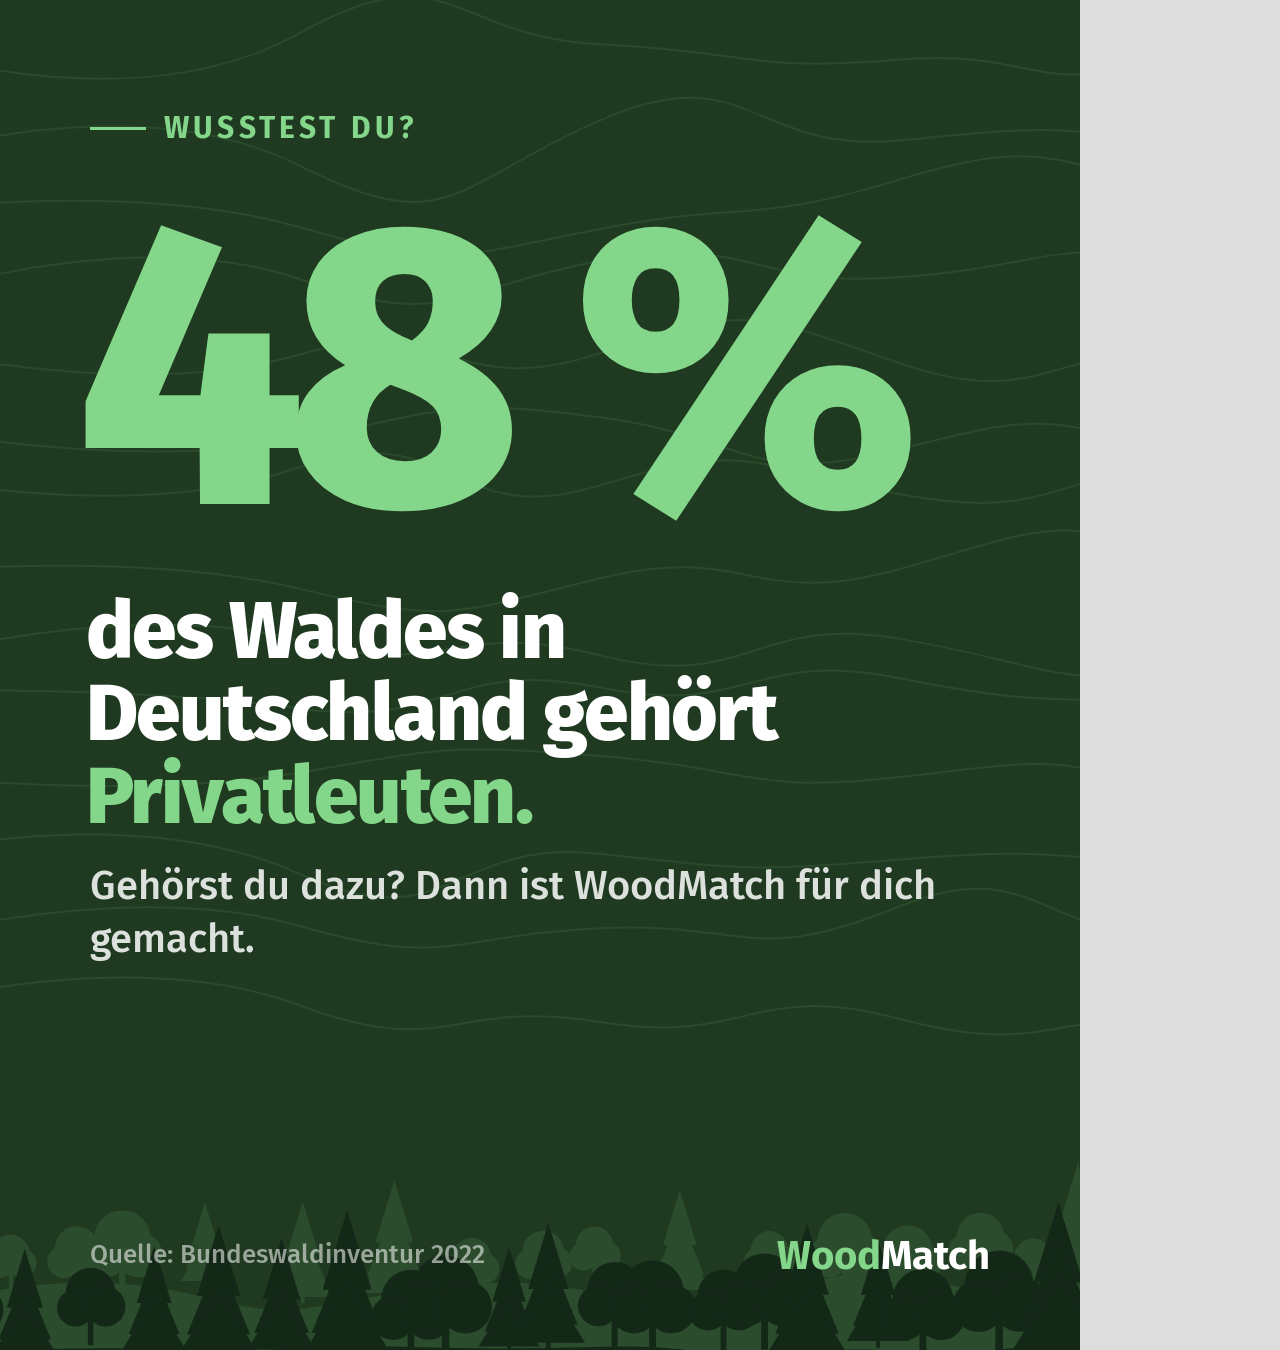
<file: woodmatch-kampagne/posts/post-2-wusstest-du.html>
<!DOCTYPE html>
<html lang="de"><head><meta charset="UTF-8"><title>Post 2 – Wusstest du?</title>
<link rel="stylesheet" href="shared.css">
<style>
  #stage { background: var(--forest); }
  .kick { color: var(--mint); }
  .big { position: absolute; left: 76px; top: 190px; font-size: 400px; font-weight: 800; letter-spacing: -.05em; line-height: .9; color: var(--mint); }
</style></head>
<body><div id="stage"></div>
<script src="shared.js"></script>
<script>
const N = 1, WW = N * W;
const bg = topoSVG(WW, 53, '#84d68a', .10) +
  forestSVG(WW, 21, [
    { y: 1290, hill: 40, step: 70, scale: .65, spruce: .6, tree: '#2c4d2d', ground: '#2c4d2d' },
    { y: 1350, hill: 20, step: 55, scale: .8, spruce: .6, tree: '#142818', ground: '#142818' },
  ]);
const slides = [
  `<div class="kick"><i></i>Wusstest du?</div>
   <div class="big">48&nbsp;%</div>
   <div class="h" style="top:590px;font-size:80px;color:#fff">des Waldes in Deutschland gehört <span style="color:var(--mint)">Privatleuten.</span></div>
   <div class="p" style="top:860px;color:rgba(255,255,255,.85)">Gehörst du dazu? Dann ist WoodMatch für dich gemacht.</div>
   <div class="abs" style="left:90px;bottom:80px;font-size:26px;font-weight:500;color:rgba(255,255,255,.55)">Quelle: Bundeswaldinventur 2022</div>
   <div class="logo abs" style="right:90px;bottom:70px;font-size:40px"><span style="color:var(--mint)">Wood</span><span style="color:#fff">Match</span></div>`,
];
buildStage(N, bg, slides);
window.ready = document.fonts.ready.then(() => Promise.all([...document.images].map(i => i.decode().catch(() => {}))));
</script></body></html>
</file>
<file: woodmatch-ad/carousels/shared.css>
@font-face { font-family: "Fira Sans"; font-weight: 400; src: url(../assets/fonts/fira-400.woff2) format("woff2"); }
@font-face { font-family: "Fira Sans"; font-weight: 500; src: url(../assets/fonts/fira-500.woff2) format("woff2"); }
@font-face { font-family: "Fira Sans"; font-weight: 600; src: url(../assets/fonts/fira-600.woff2) format("woff2"); }
@font-face { font-family: "Fira Sans"; font-weight: 700; src: url(../assets/fonts/fira-700.woff2) format("woff2"); }
@font-face { font-family: "Fira Sans"; font-weight: 800; src: url(../assets/fonts/fira-800.woff2) format("woff2"); }
:root {
  --green: #2d8d31; --green-d: #246d27; --forest: #1f3a20; --forest-2: #2c4d2d; --deep: #142818;
  --mint: #84d68a; --brown: #643c2d; --paper: #f7f9f5; --sand: #efe7dc; --ink: #2f343b; --muted: #6f7680; --amber: #e39b2d;
}
* { box-sizing: border-box; margin: 0; padding: 0; }
html, body { margin: 0; background: #ddd; }
body { font-family: "Fira Sans", sans-serif; color: var(--ink); -webkit-font-smoothing: antialiased; }
#stage { position: relative; height: 1350px; overflow: hidden; }
.pano { position: absolute; left: 0; top: 0; }
.slide { position: absolute; top: 0; width: 1080px; height: 1350px; }
.abs { position: absolute; }

.kick { position: absolute; left: 90px; top: 110px; font-size: 30px; font-weight: 700; letter-spacing: .14em; text-transform: uppercase; display: flex; align-items: center; gap: 18px; }
.kick i { display: block; width: 56px; height: 3px; background: currentColor; }
.h { position: absolute; left: 86px; right: 80px; font-weight: 800; letter-spacing: -.02em; line-height: 1.03; }
.p { position: absolute; left: 90px; right: 90px; font-size: 40px; line-height: 1.32; font-weight: 500; }
.brandline { position: absolute; left: 90px; bottom: 64px; font-size: 30px; font-weight: 700; }
.swipe { position: absolute; right: 70px; bottom: 60px; font-size: 30px; font-weight: 700; padding: 16px 28px; border-radius: 40px; display: flex; align-items: center; gap: 12px; }
.num { position: absolute; right: 80px; top: 100px; font-size: 26px; font-weight: 700; opacity: .6; }

.card { position: absolute; background: #fff; border-radius: 30px; box-shadow: 0 30px 70px rgba(10,30,12,.28), 0 6px 16px rgba(10,30,12,.12); color: var(--ink); }
.pill { display: inline-block; font-size: 22px; letter-spacing: .08em; font-weight: 800; color: #fff; padding: 7px 16px; border-radius: 12px; }
.btn { display: inline-flex; align-items: center; justify-content: center; gap: 14px; background: var(--green); color: #fff; font-weight: 700; border-radius: 60px; }
.logo { font-weight: 700; }
.logo .w { color: var(--green); } .logo .m { color: var(--brown); }
</file>
<file: woodmatch-kampagne/posts/shared.css>
@font-face { font-family: "Fira Sans"; font-weight: 400; src: url(assets/fonts/fira-400.woff2) format("woff2"); }
@font-face { font-family: "Fira Sans"; font-weight: 500; src: url(assets/fonts/fira-500.woff2) format("woff2"); }
@font-face { font-family: "Fira Sans"; font-weight: 600; src: url(assets/fonts/fira-600.woff2) format("woff2"); }
@font-face { font-family: "Fira Sans"; font-weight: 700; src: url(assets/fonts/fira-700.woff2) format("woff2"); }
@font-face { font-family: "Fira Sans"; font-weight: 800; src: url(assets/fonts/fira-800.woff2) format("woff2"); }
:root {
  --green: #2d8d31; --green-d: #246d27; --forest: #1f3a20; --forest-2: #2c4d2d; --deep: #142818;
  --mint: #84d68a; --brown: #643c2d; --paper: #f7f9f5; --sand: #efe7dc; --ink: #2f343b; --muted: #6f7680; --amber: #e39b2d;
}
* { box-sizing: border-box; margin: 0; padding: 0; }
html, body { margin: 0; background: #ddd; }
body { font-family: "Fira Sans", sans-serif; color: var(--ink); -webkit-font-smoothing: antialiased; }
#stage { position: relative; height: 1350px; overflow: hidden; }
.pano { position: absolute; left: 0; top: 0; }
.slide { position: absolute; top: 0; width: 1080px; height: 1350px; }
.abs { position: absolute; }

.kick { position: absolute; left: 90px; top: 110px; font-size: 30px; font-weight: 700; letter-spacing: .14em; text-transform: uppercase; display: flex; align-items: center; gap: 18px; }
.kick i { display: block; width: 56px; height: 3px; background: currentColor; }
.h { position: absolute; left: 86px; right: 80px; font-weight: 800; letter-spacing: -.02em; line-height: 1.03; }
.p { position: absolute; left: 90px; right: 90px; font-size: 40px; line-height: 1.32; font-weight: 500; }
.brandline { position: absolute; left: 90px; bottom: 64px; font-size: 30px; font-weight: 700; }
.swipe { position: absolute; right: 70px; bottom: 60px; font-size: 30px; font-weight: 700; padding: 16px 28px; border-radius: 40px; display: flex; align-items: center; gap: 12px; }
.num { position: absolute; right: 80px; top: 100px; font-size: 26px; font-weight: 700; opacity: .6; }

.card { position: absolute; background: #fff; border-radius: 30px; box-shadow: 0 30px 70px rgba(10,30,12,.28), 0 6px 16px rgba(10,30,12,.12); color: var(--ink); }
.pill { display: inline-block; font-size: 22px; letter-spacing: .08em; font-weight: 800; color: #fff; padding: 7px 16px; border-radius: 12px; }
.btn { display: inline-flex; align-items: center; justify-content: center; gap: 14px; background: var(--green); color: #fff; font-weight: 700; border-radius: 60px; }
.logo { font-weight: 700; }
.logo .w { color: var(--green); } .logo .m { color: var(--brown); }
</file>
